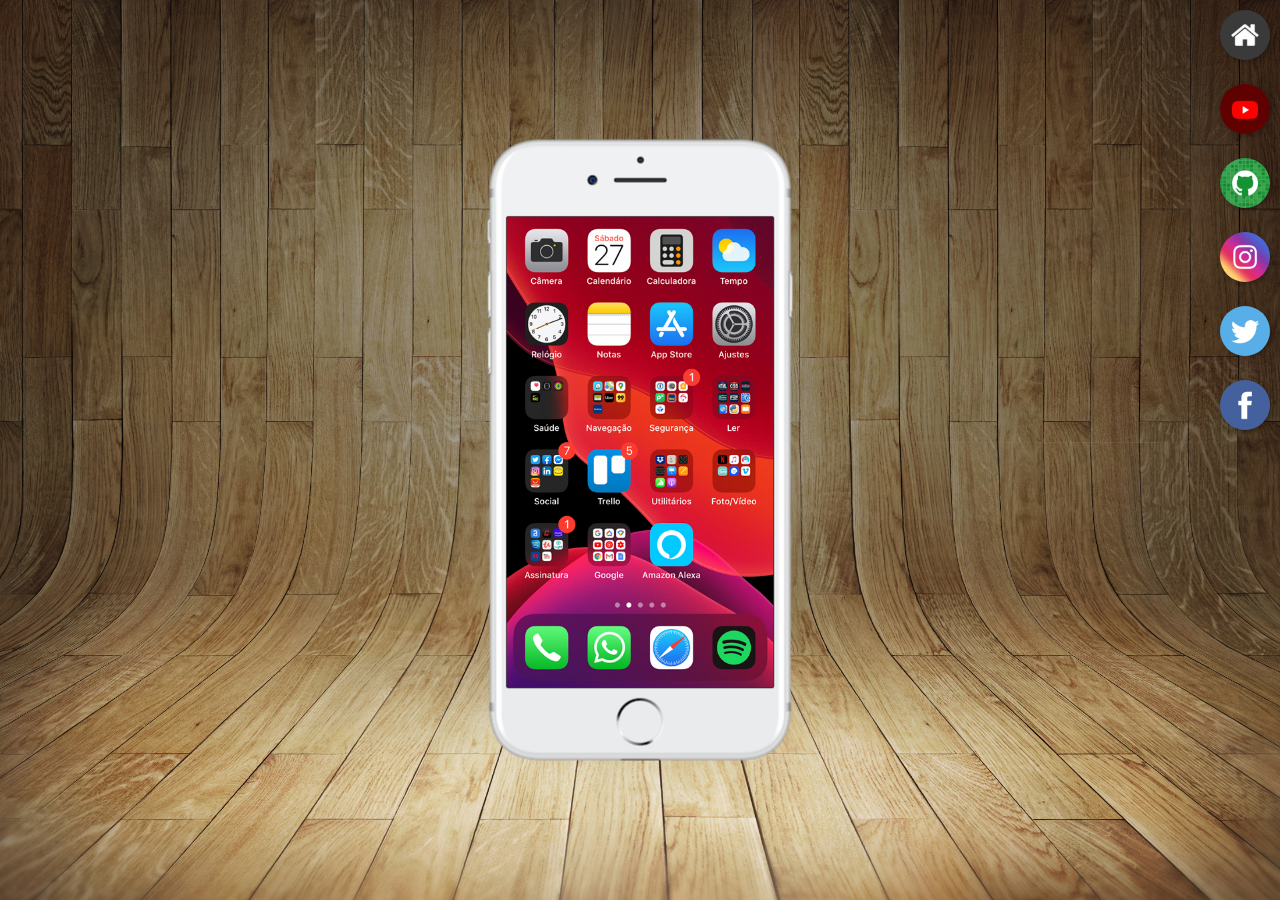
<file: index.html>
<!DOCTYPE html>
<html lang="pt-br">
<head>
    <meta charset="UTF-8">
    <meta name="viewport" content="width=device-width, initial-scale=1.0">
    <title>Projeto Redes Sociais</title>
    <link rel="shortcut icon" href="favicon.ico" type="image/x-icon">
    <link rel="stylesheet" href="estilos/style.css">
</head>
<body>
    <main>
        <section id="telefone">
            <iframe src="home.html" frameborder="0" name="tela" id="tela"> Seu navegador não é compatível com isso.</iframe>
        </section>
        <section id="redes-sociais">
            <a href="home.html" target="tela"><img src="imagens/logo-home.jpg" alt="Home"></a><br>
            <a href="youtube.html" target="tela"><img src="imagens/logo-youtube.jpg" alt="Youtube"></a><br>
            <a href="github.html" target="tela"><img src="imagens/logo-github.jpg" alt="GitHub"></a><br>
            <a href="instagram.html" target="tela"><img src="imagens/logo-instagram.jpg" alt="Instagram"></a><br>
            <a href="twitter.html" target="tela"><img src="imagens/logo-twitter.jpg" alt="Twitter"></a><br>
            <a href="facebook.html" target="tela"><img src="imagens/logo-facebook.jpg" alt="Facebook"></a>
        </section>
    </main>
</body>
</html>
</file>
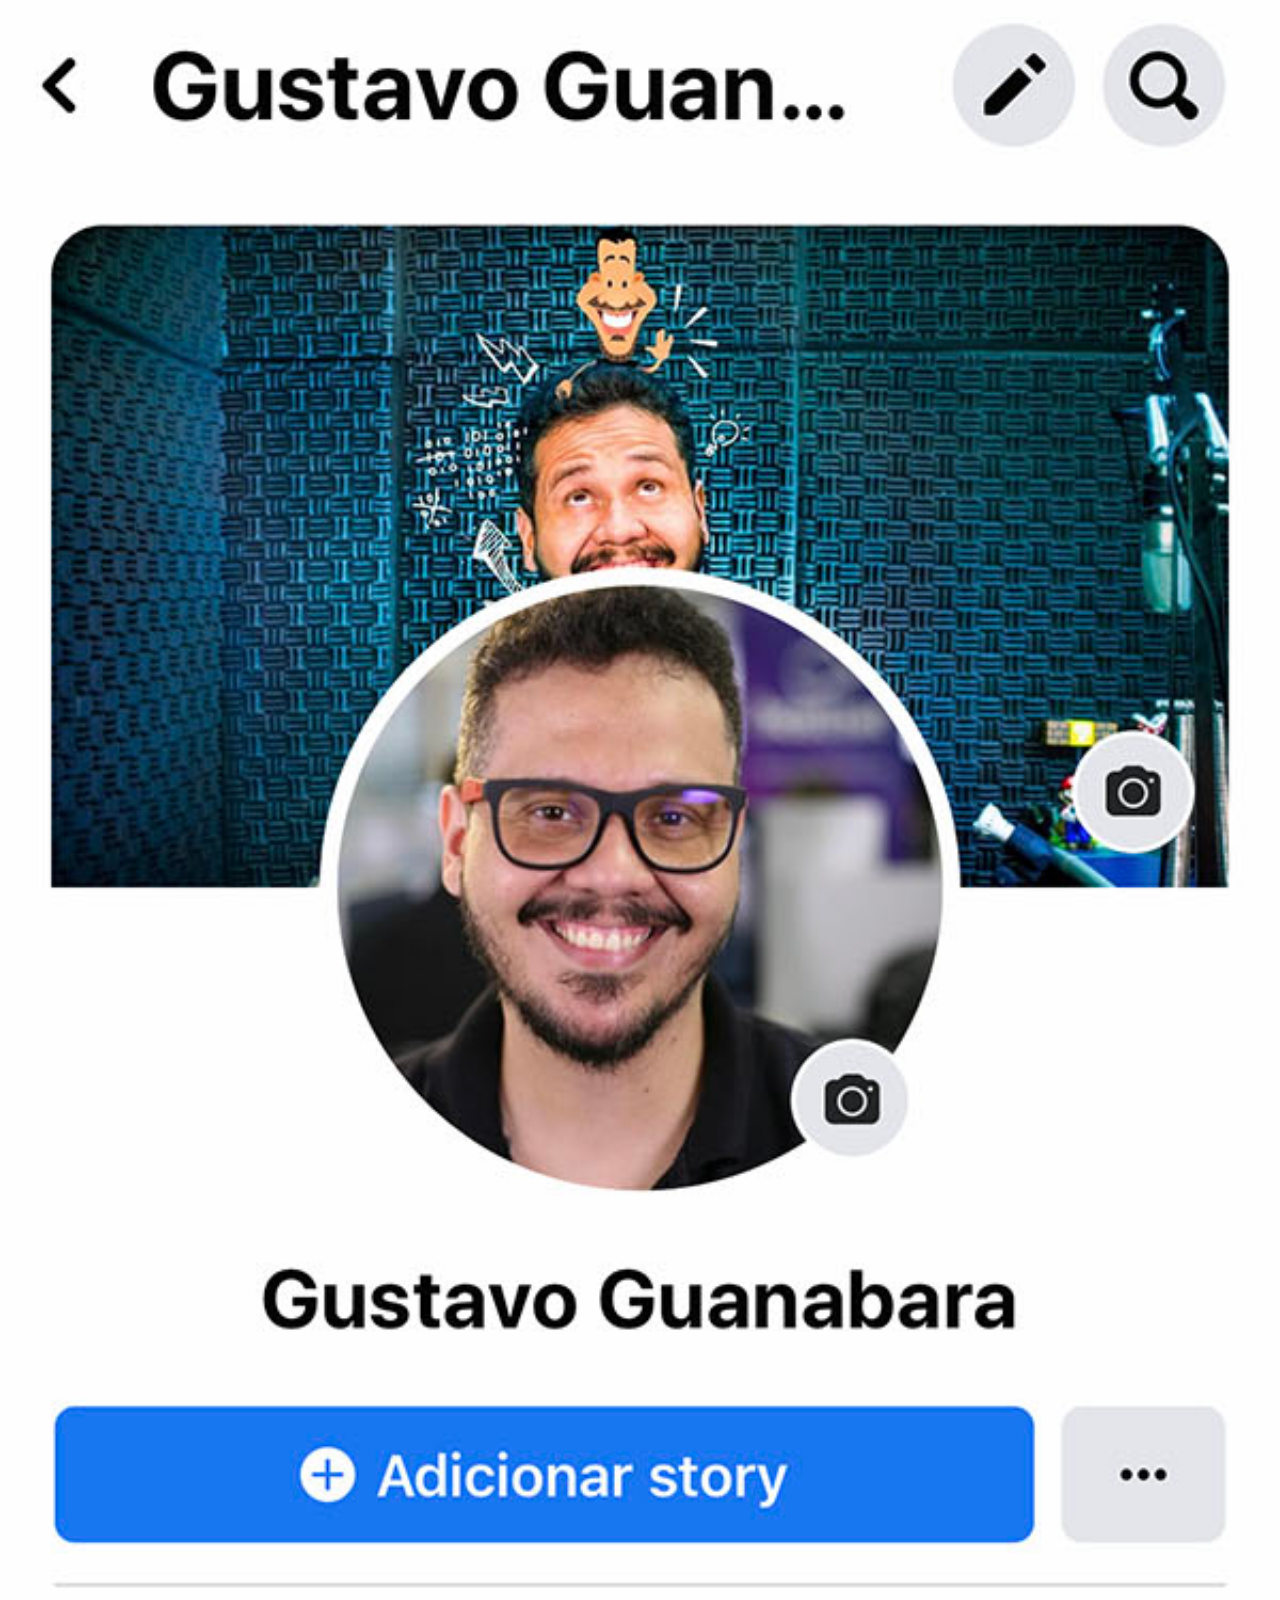
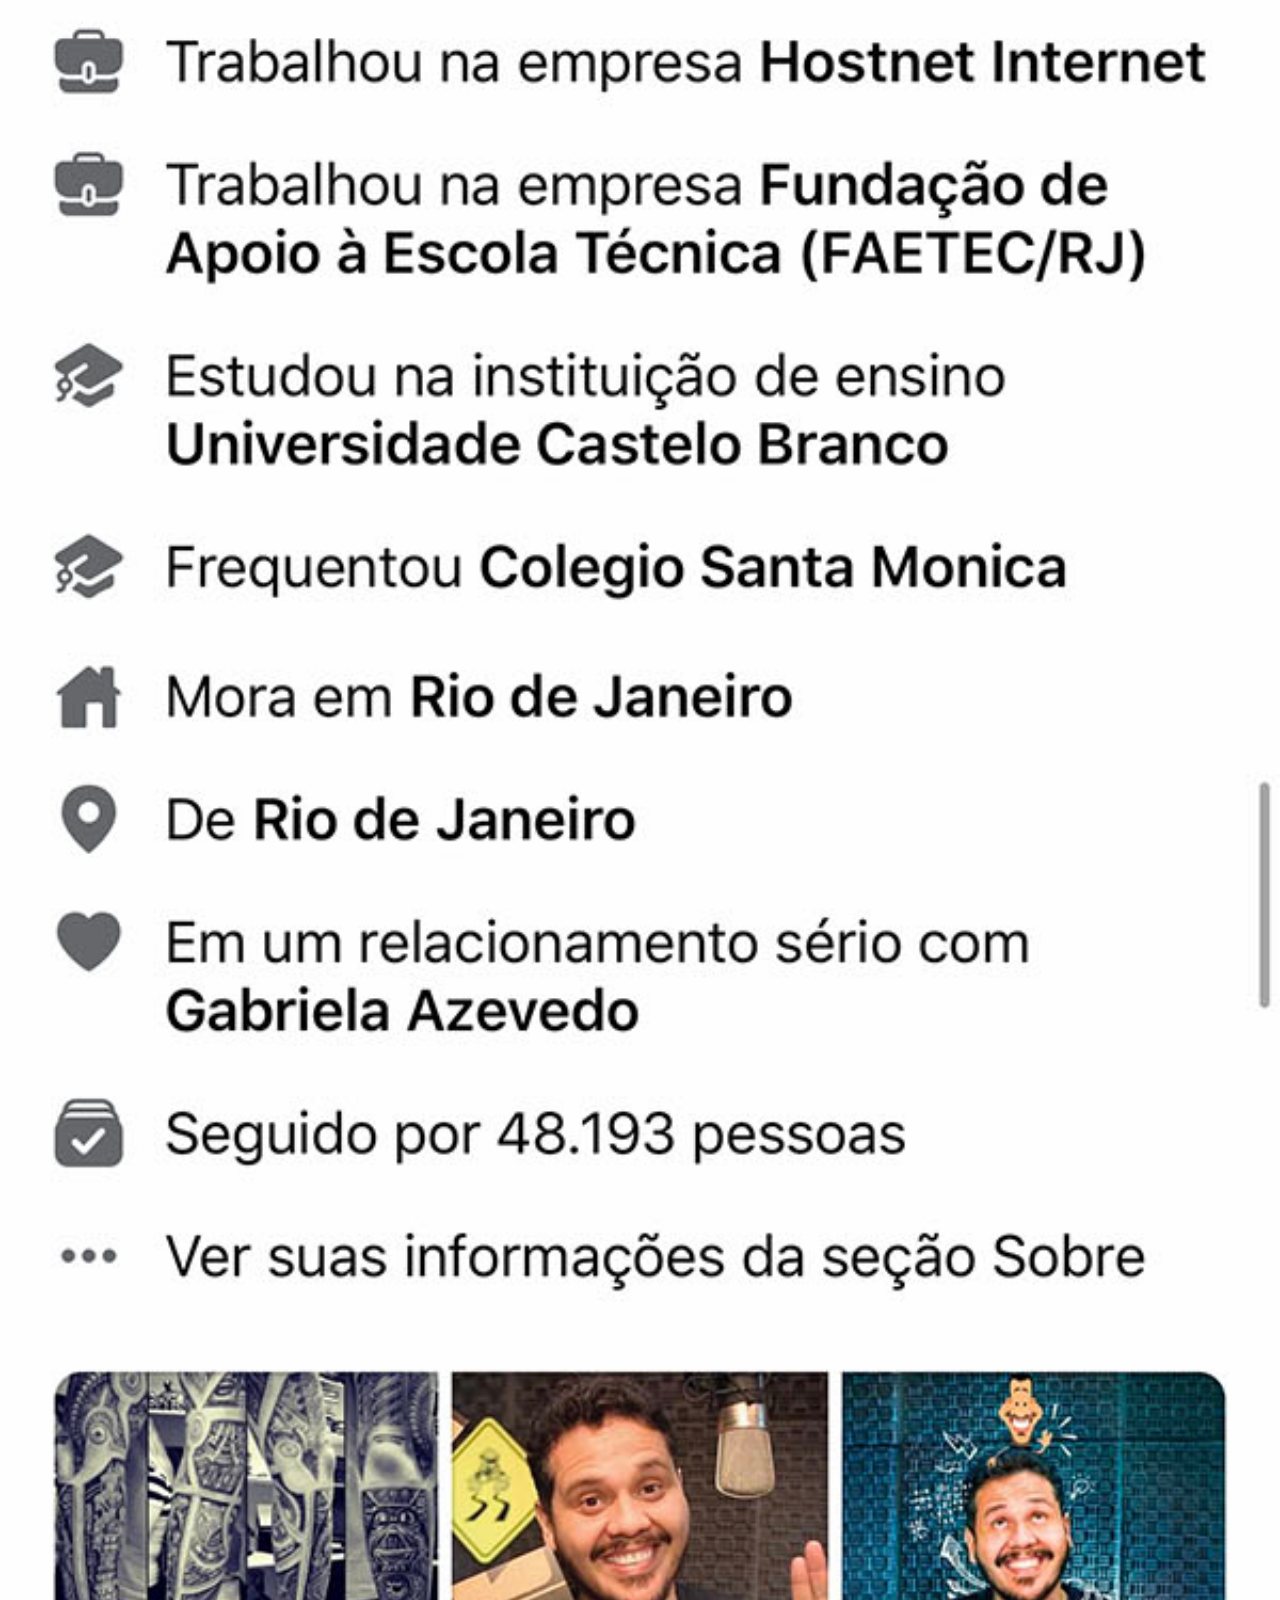
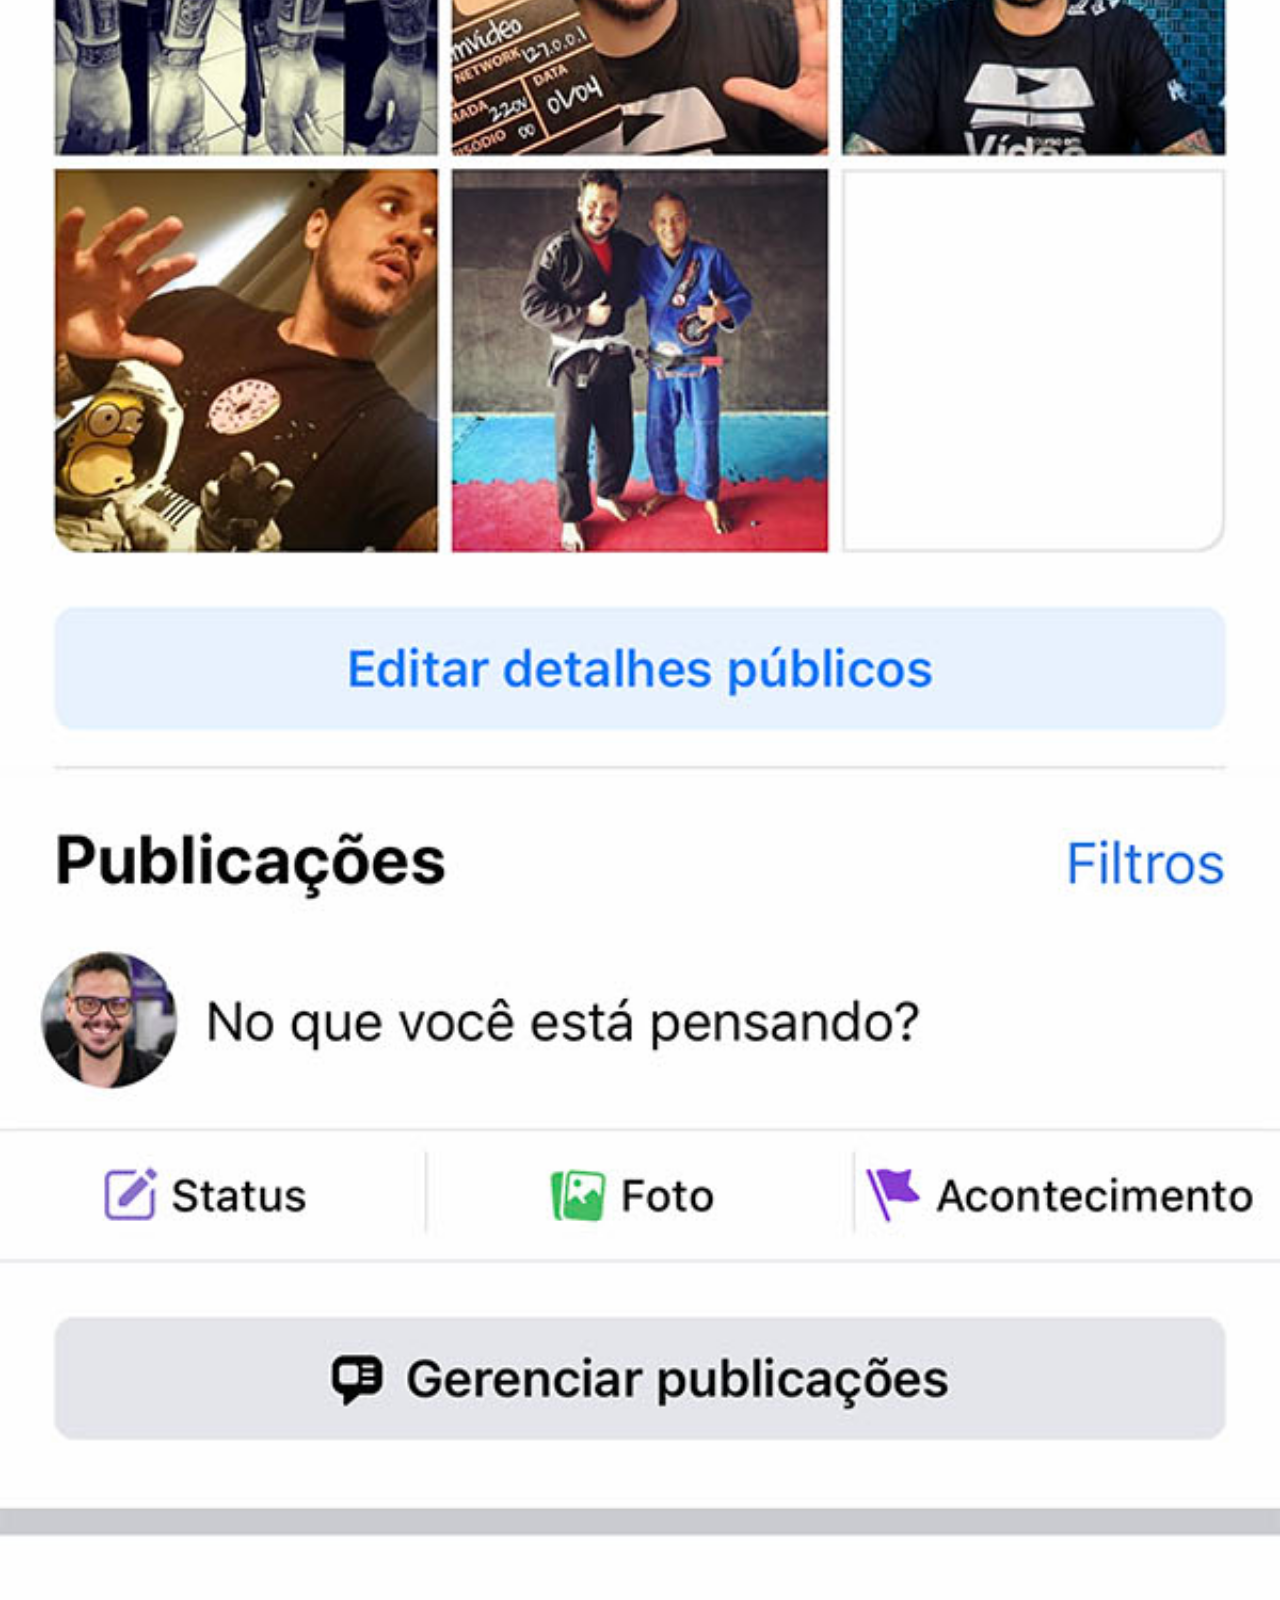
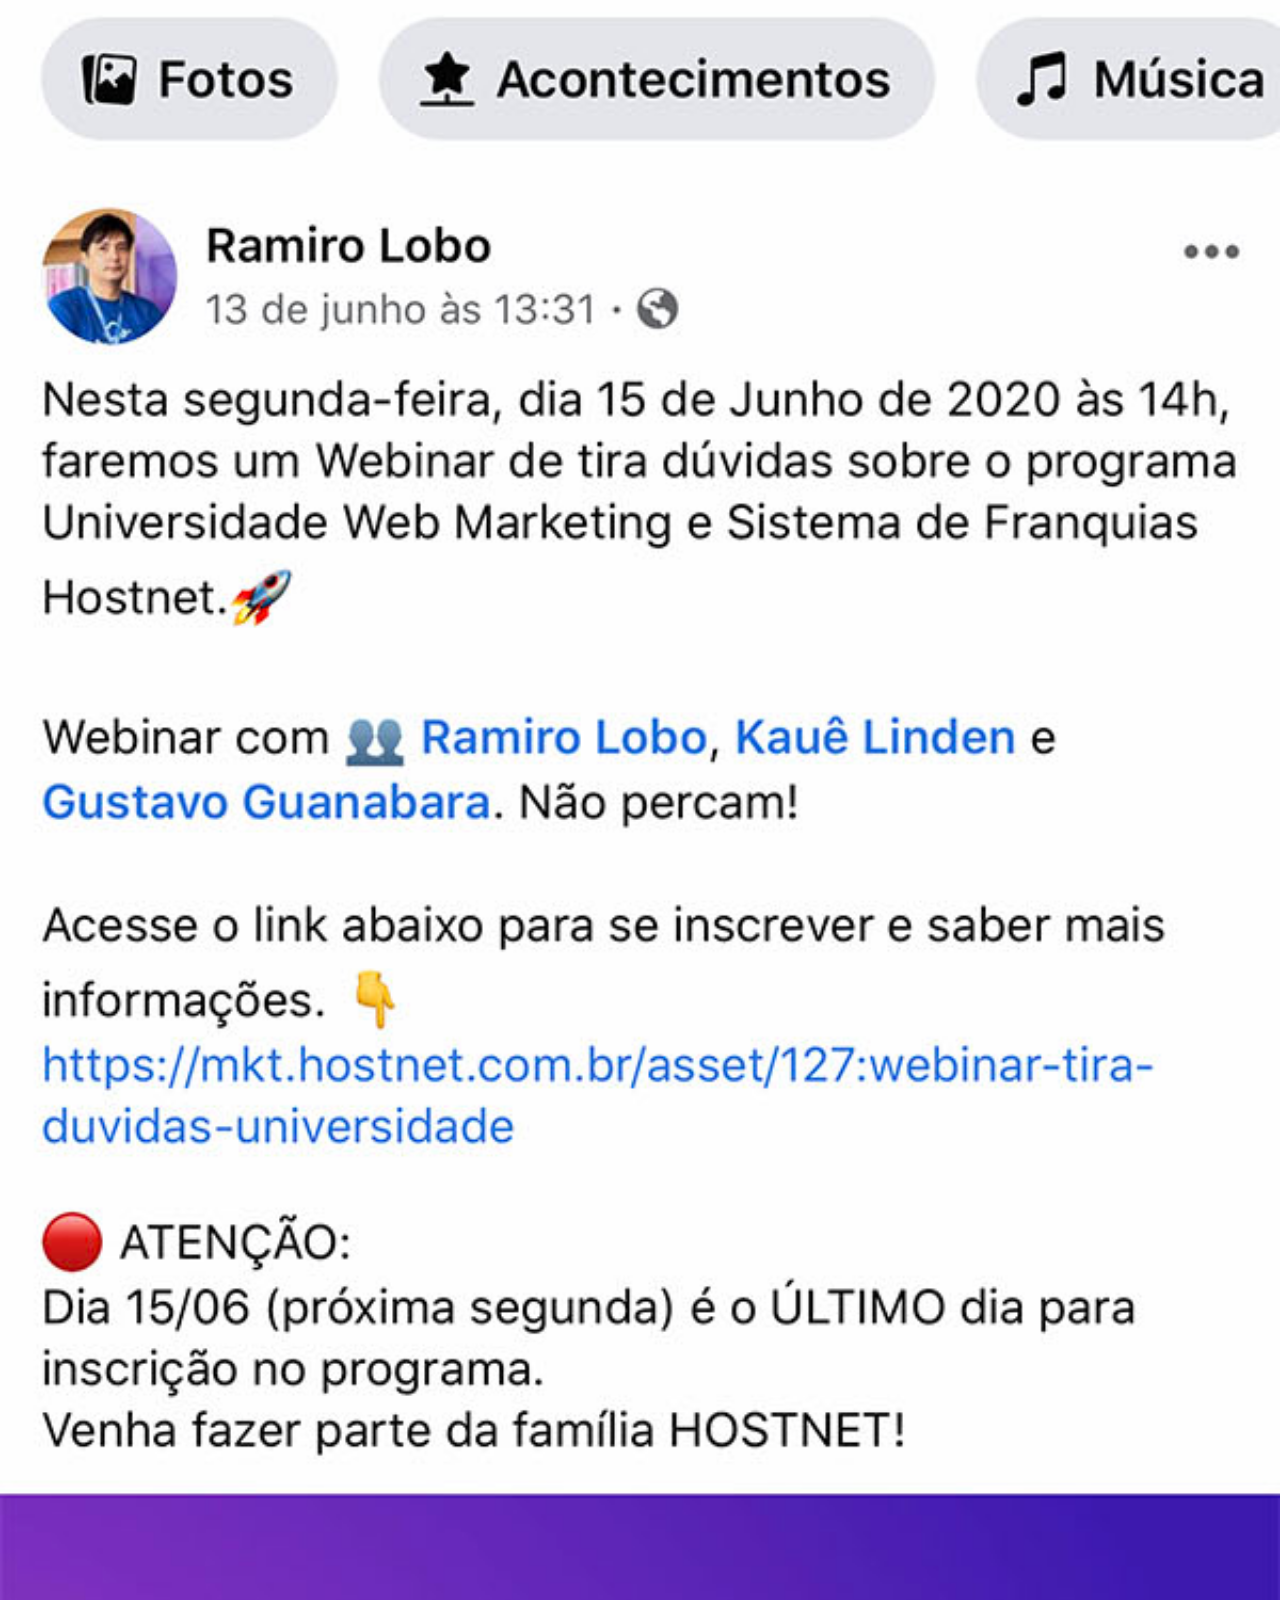
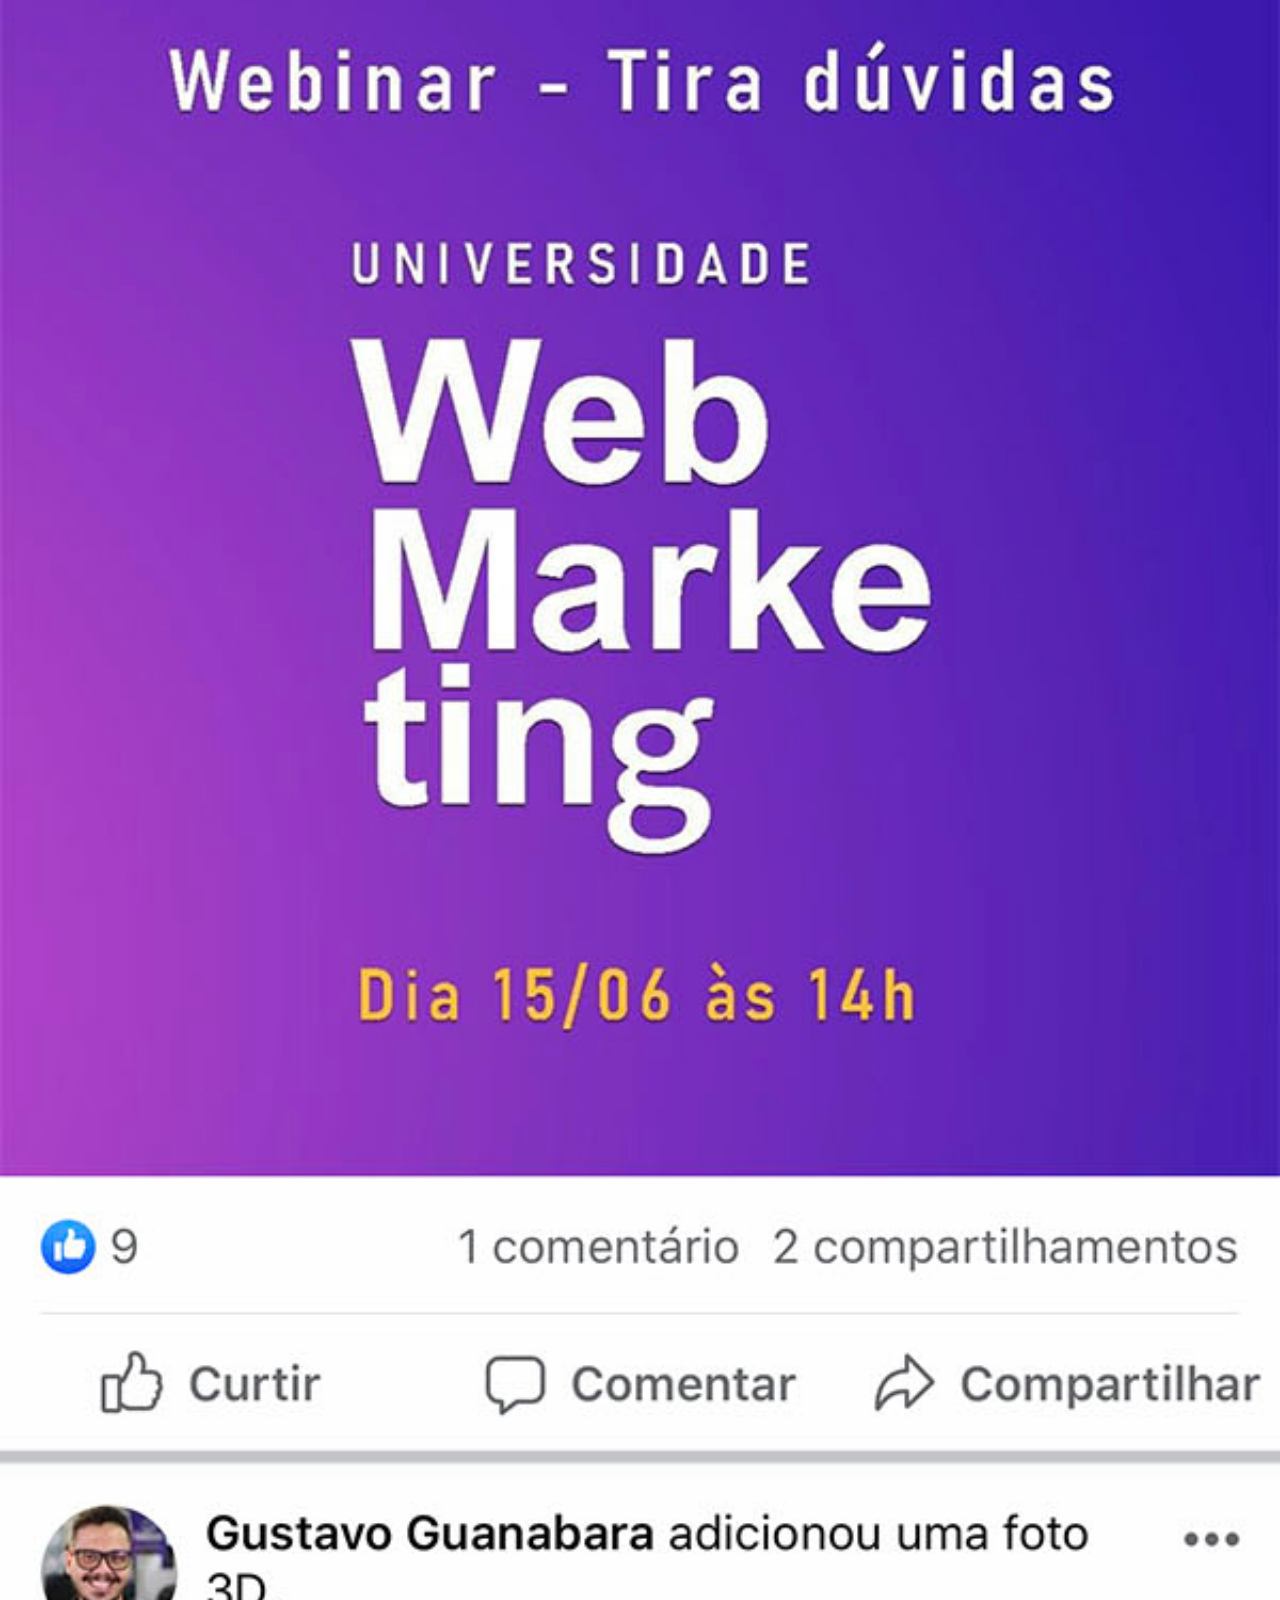
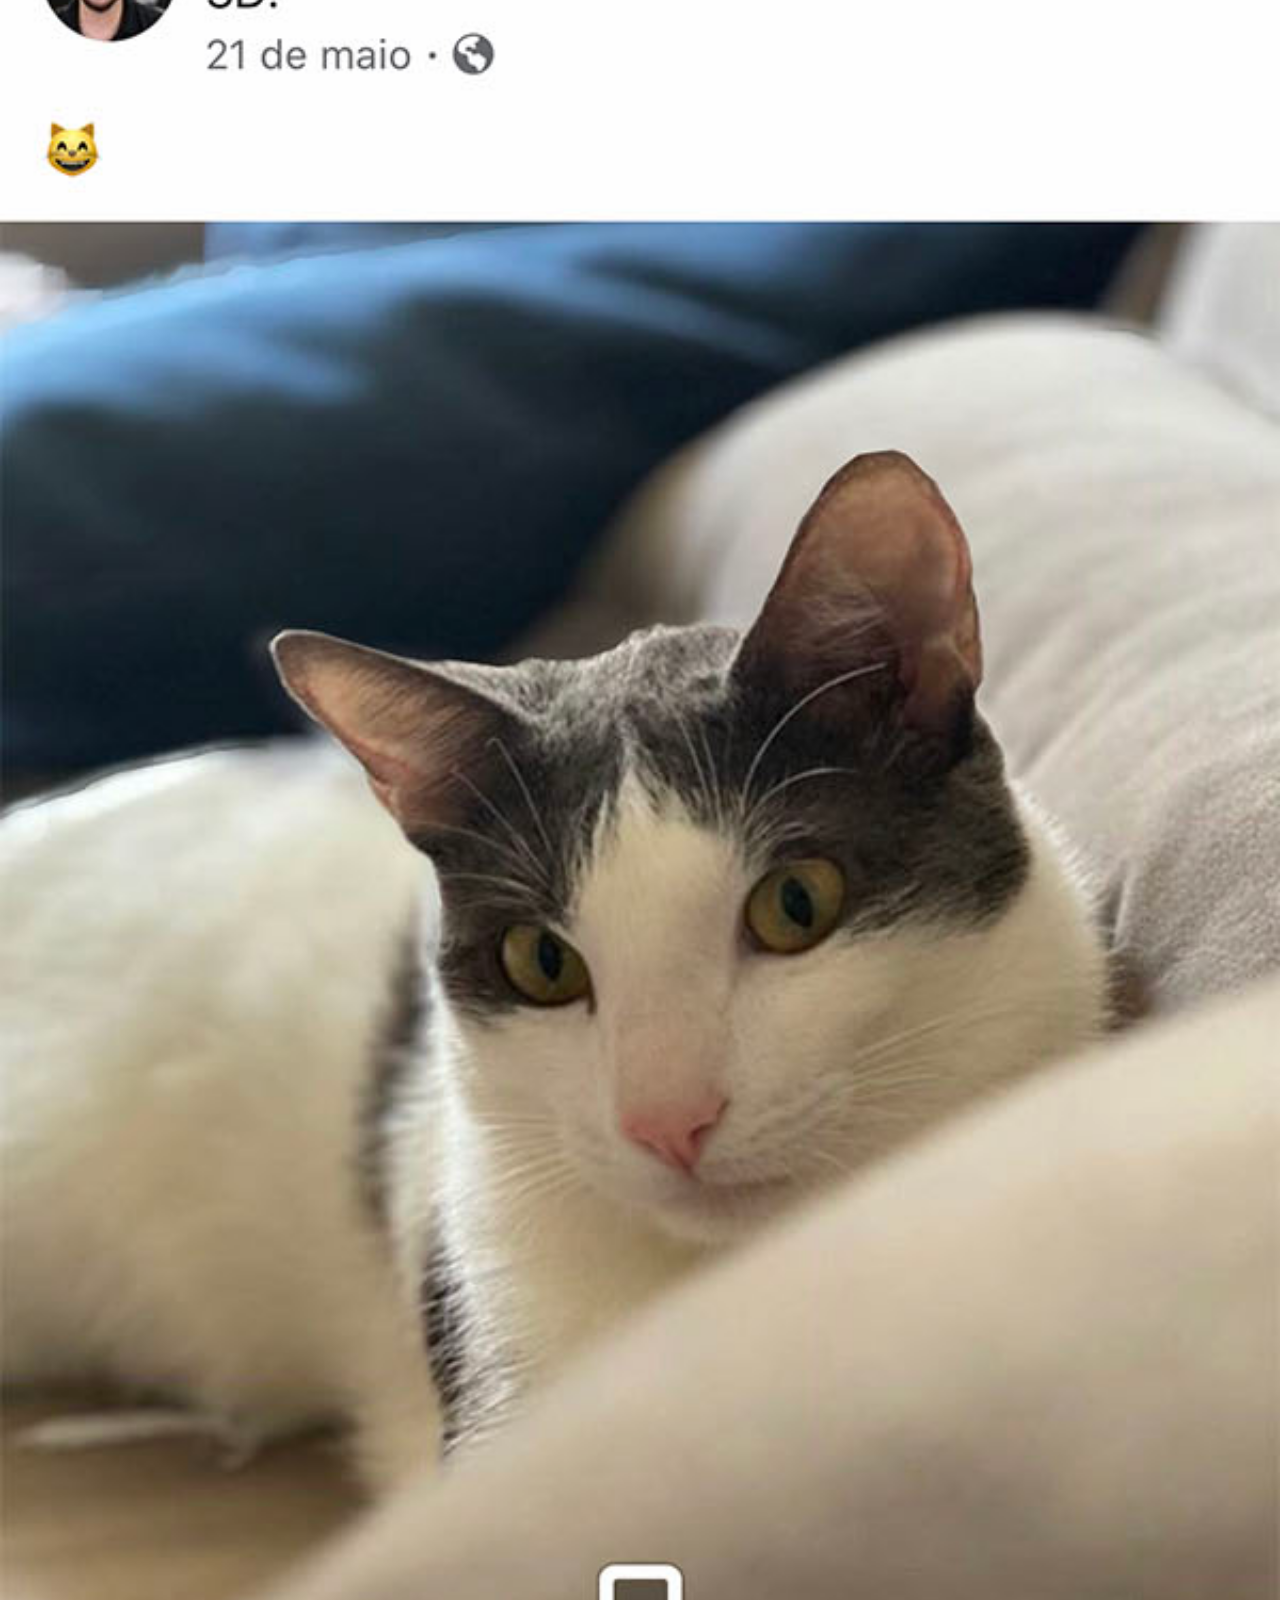
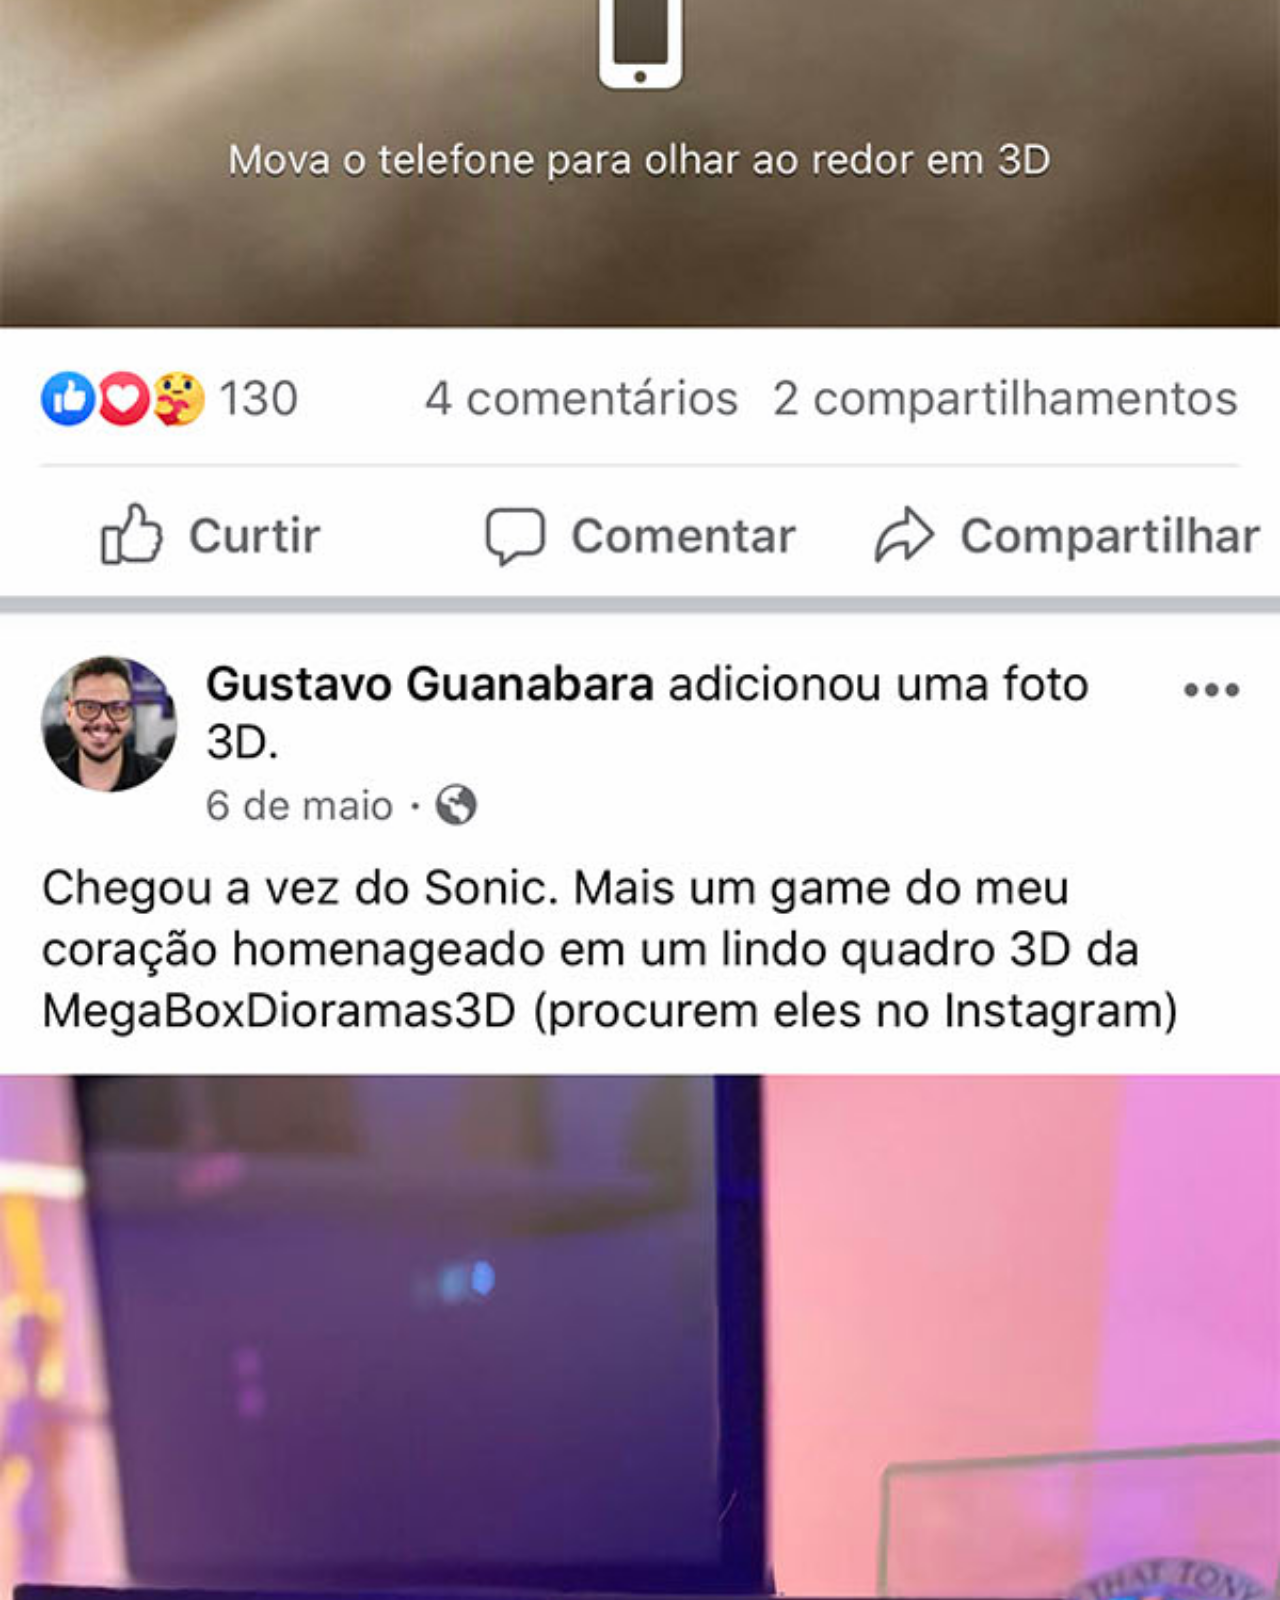
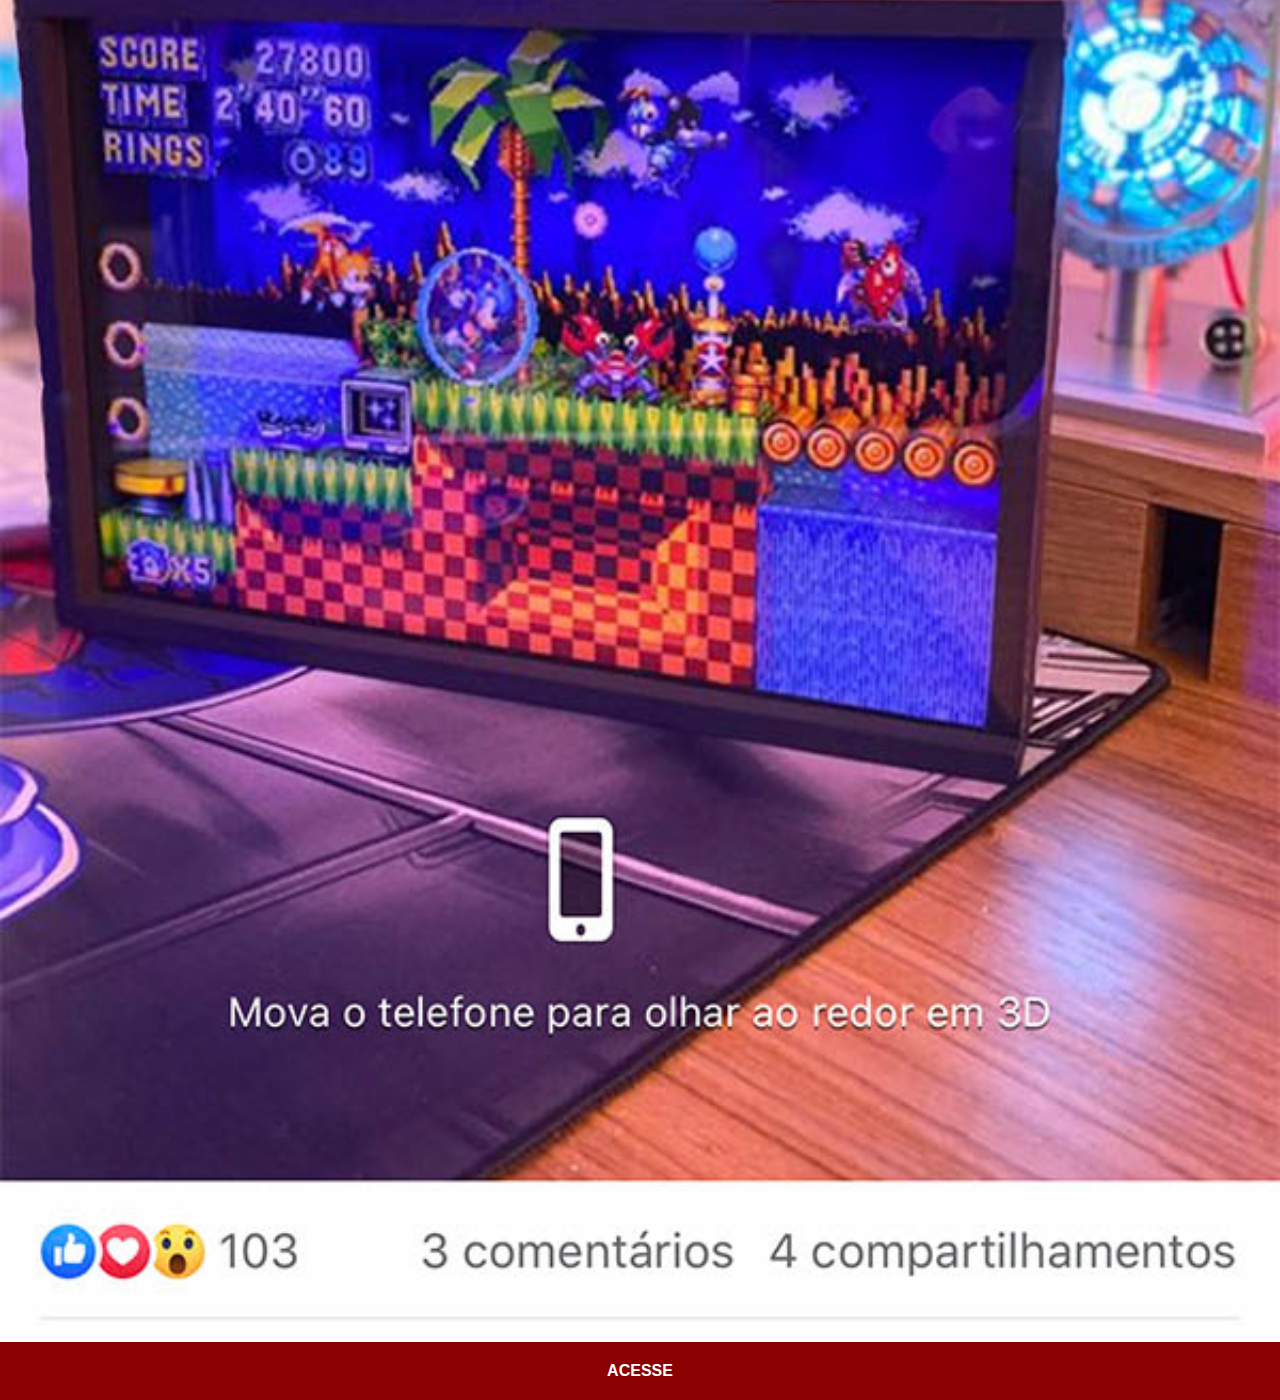
<file: facebook.html>
<!DOCTYPE html>
<html lang="pt-br">
<head>
    <meta charset="UTF-8">
    <meta name="viewport" content="width=device-width, initial-scale=1.0">
    <title>Facebook</title>
    <link rel="stylesheet" href="estilos/social.css">
</head>
<body>
    <img src="imagens/tela-facebook.jpg" alt="Facebook">
    <a href="https://www.facebook.com/gustavoguanabara" target="_blank">ACESSE</a>
</body>
</html>
</file>
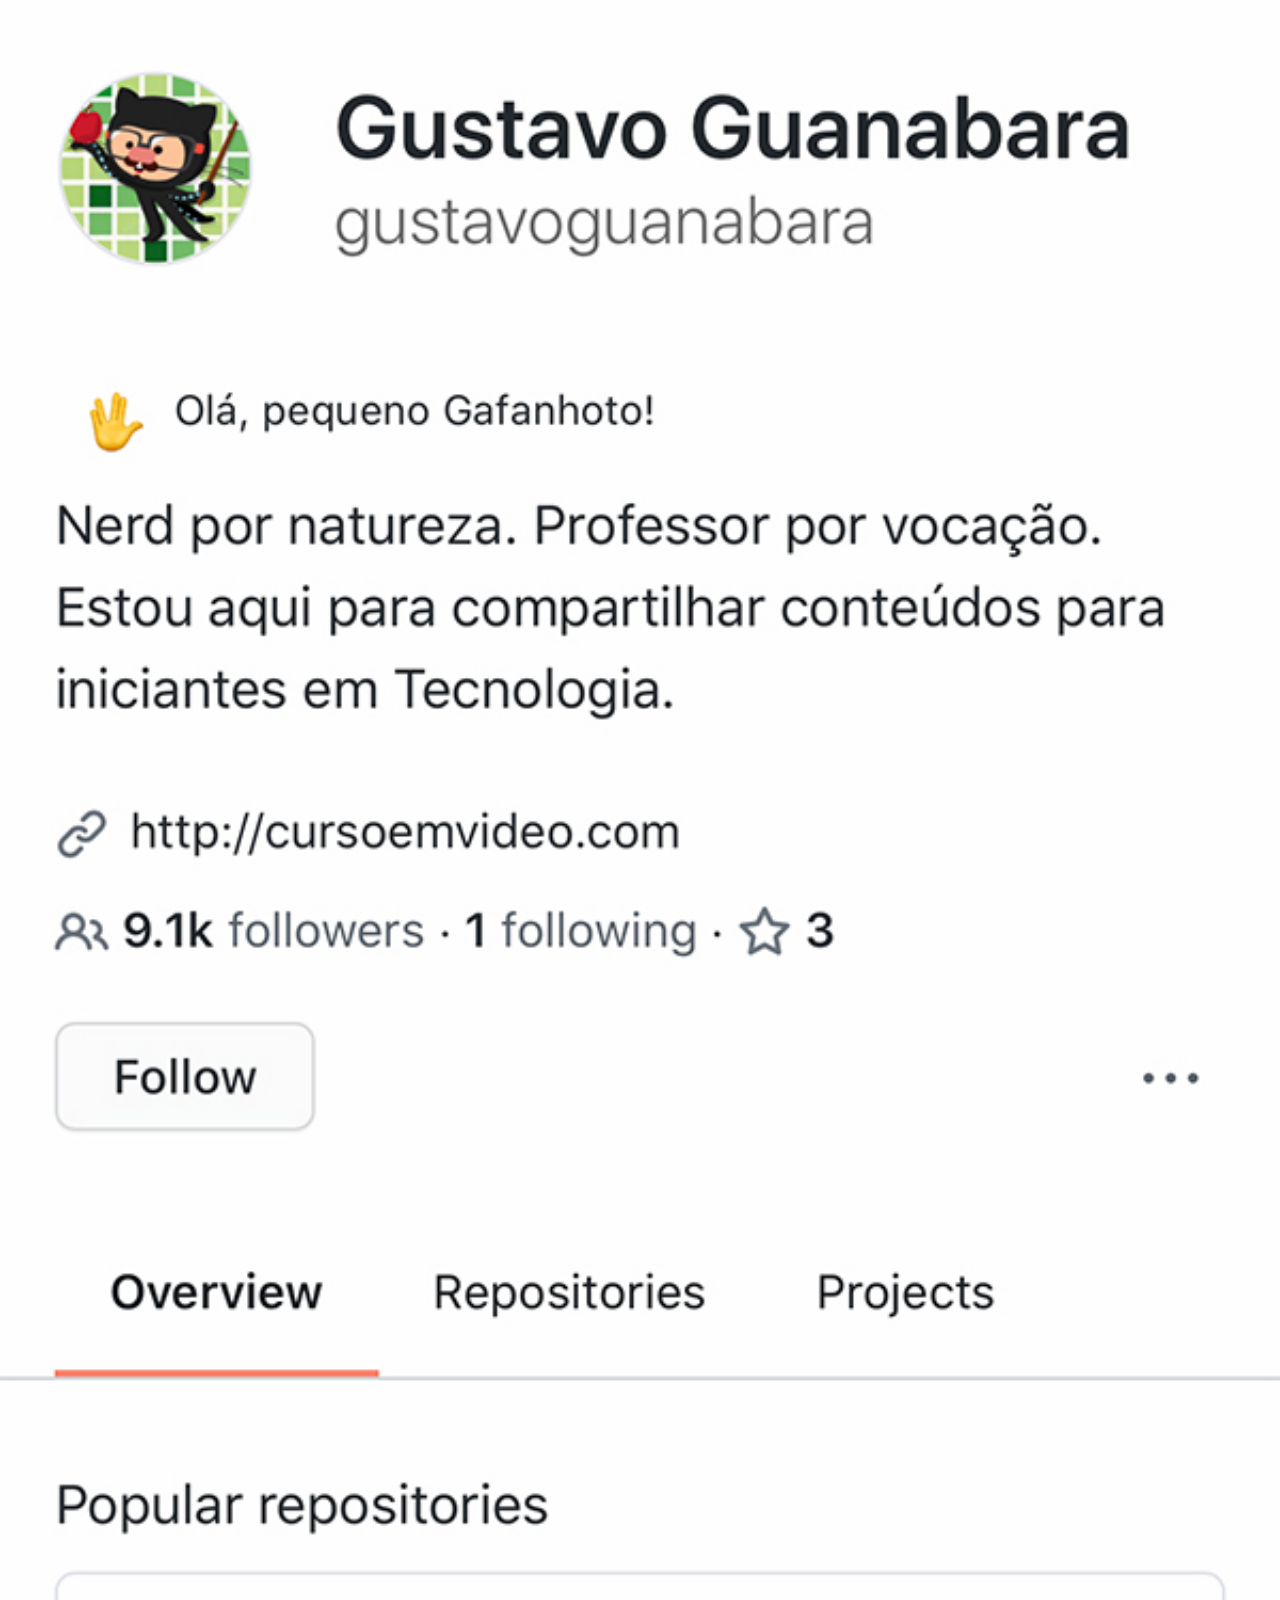
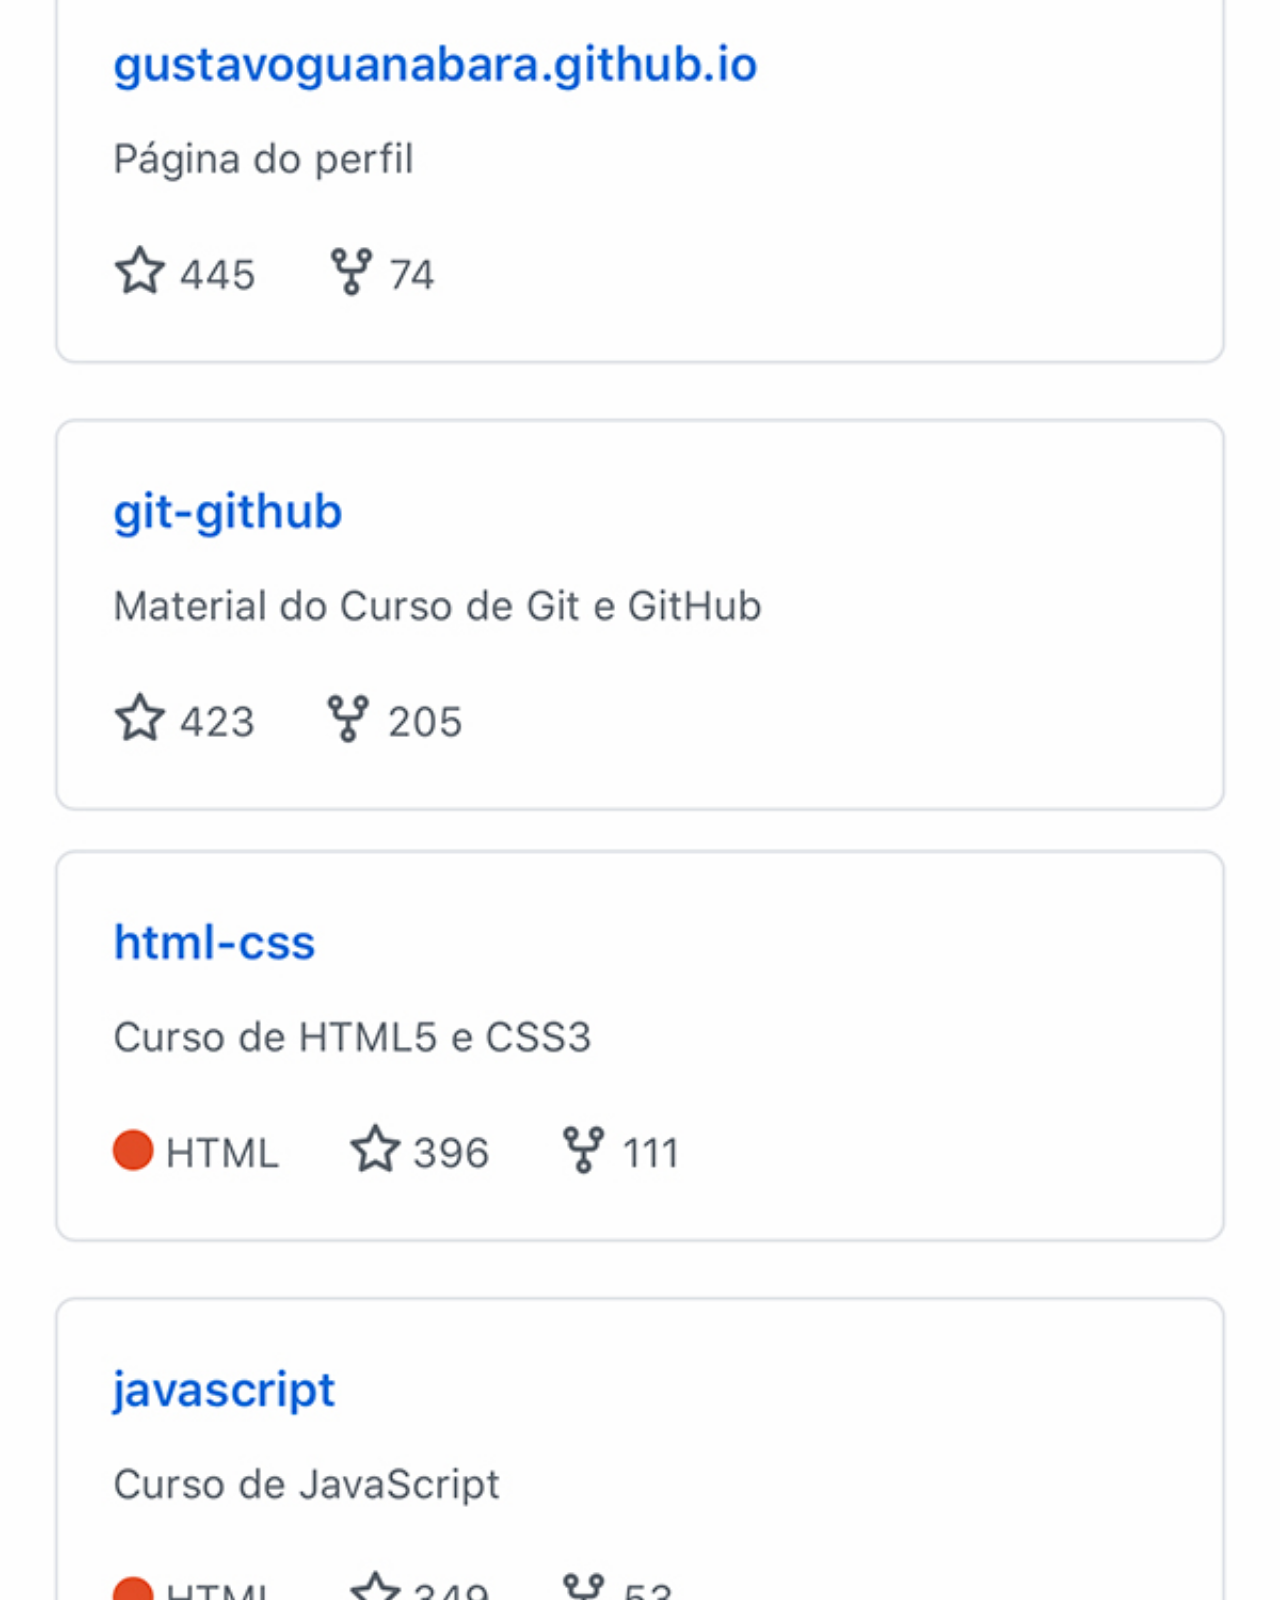
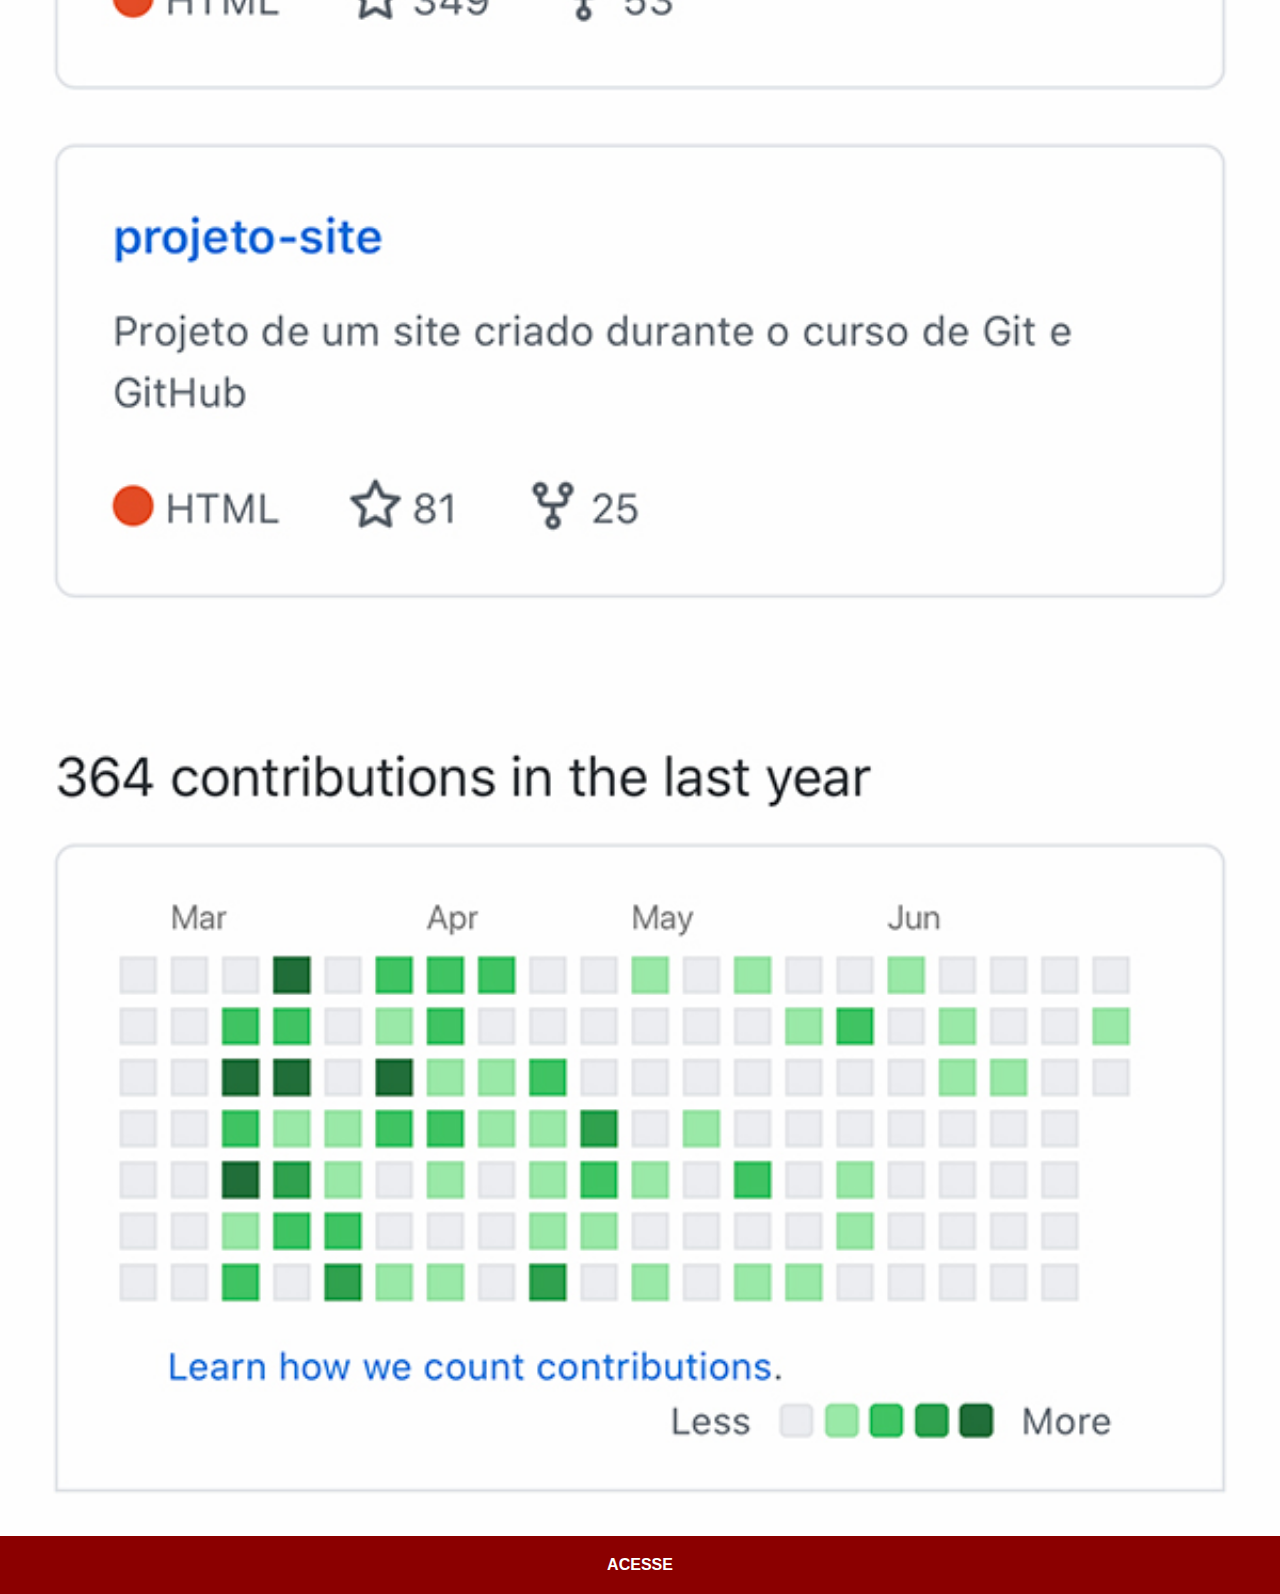
<file: github.html>
<!DOCTYPE html>
<html lang="pt-br">
<head>
    <meta charset="UTF-8">
    <meta name="viewport" content="width=device-width, initial-scale=1.0">
    <title>GitHub</title>
    <link rel="stylesheet" href="estilos/social.css">
</head>
<body>
    <img src="imagens/tela-github.jpg" alt="GitHub">
    <a href="https://github.com/gustavoguanabara" target="_blank">ACESSE</a>
</body>
</html>
</file>
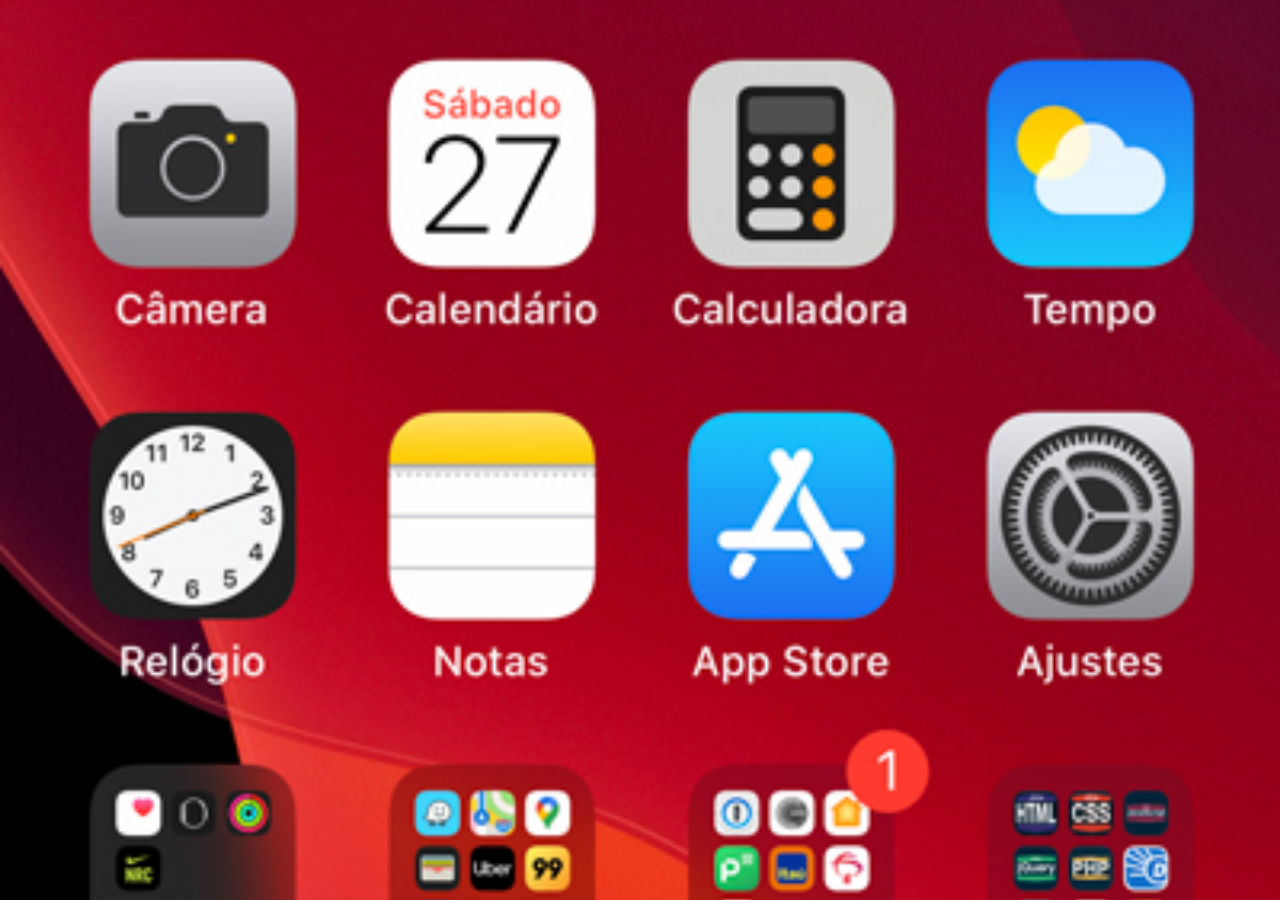
<file: home.html>
<!DOCTYPE html>
<html lang="pt-br">
<head>
    <meta charset="UTF-8">
    <meta name="viewport" content="width=device-width, initial-scale=1.0">
    <title>Home</title>
    <style>
        * {
            padding: 0px;
            margin: 0px;
        }
        
        body {
            width: 100vw;
            height: 100vh;
            background: black url('imagens/tela-home.jpg') no-repeat top center;
            background-size: cover;
        }
    </style>
</head>
<body>
    
</body>
</html>
</file>
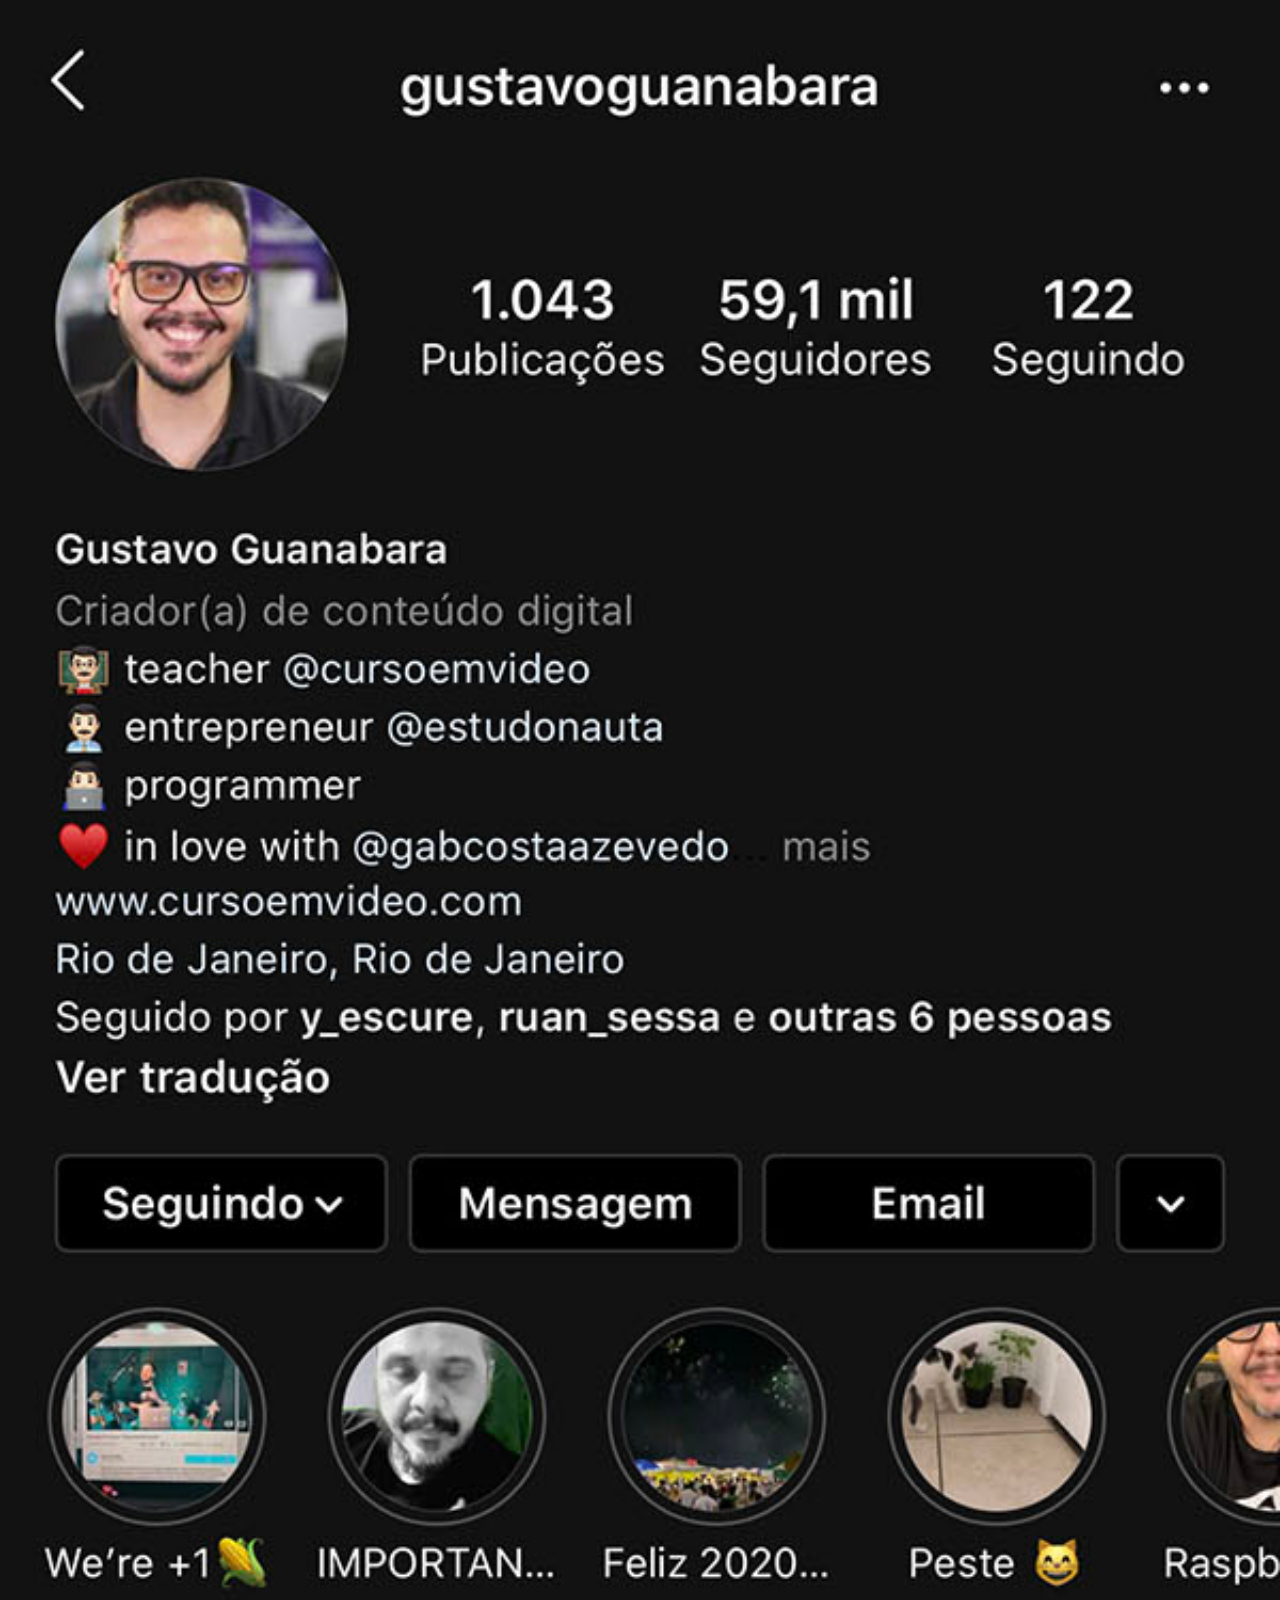
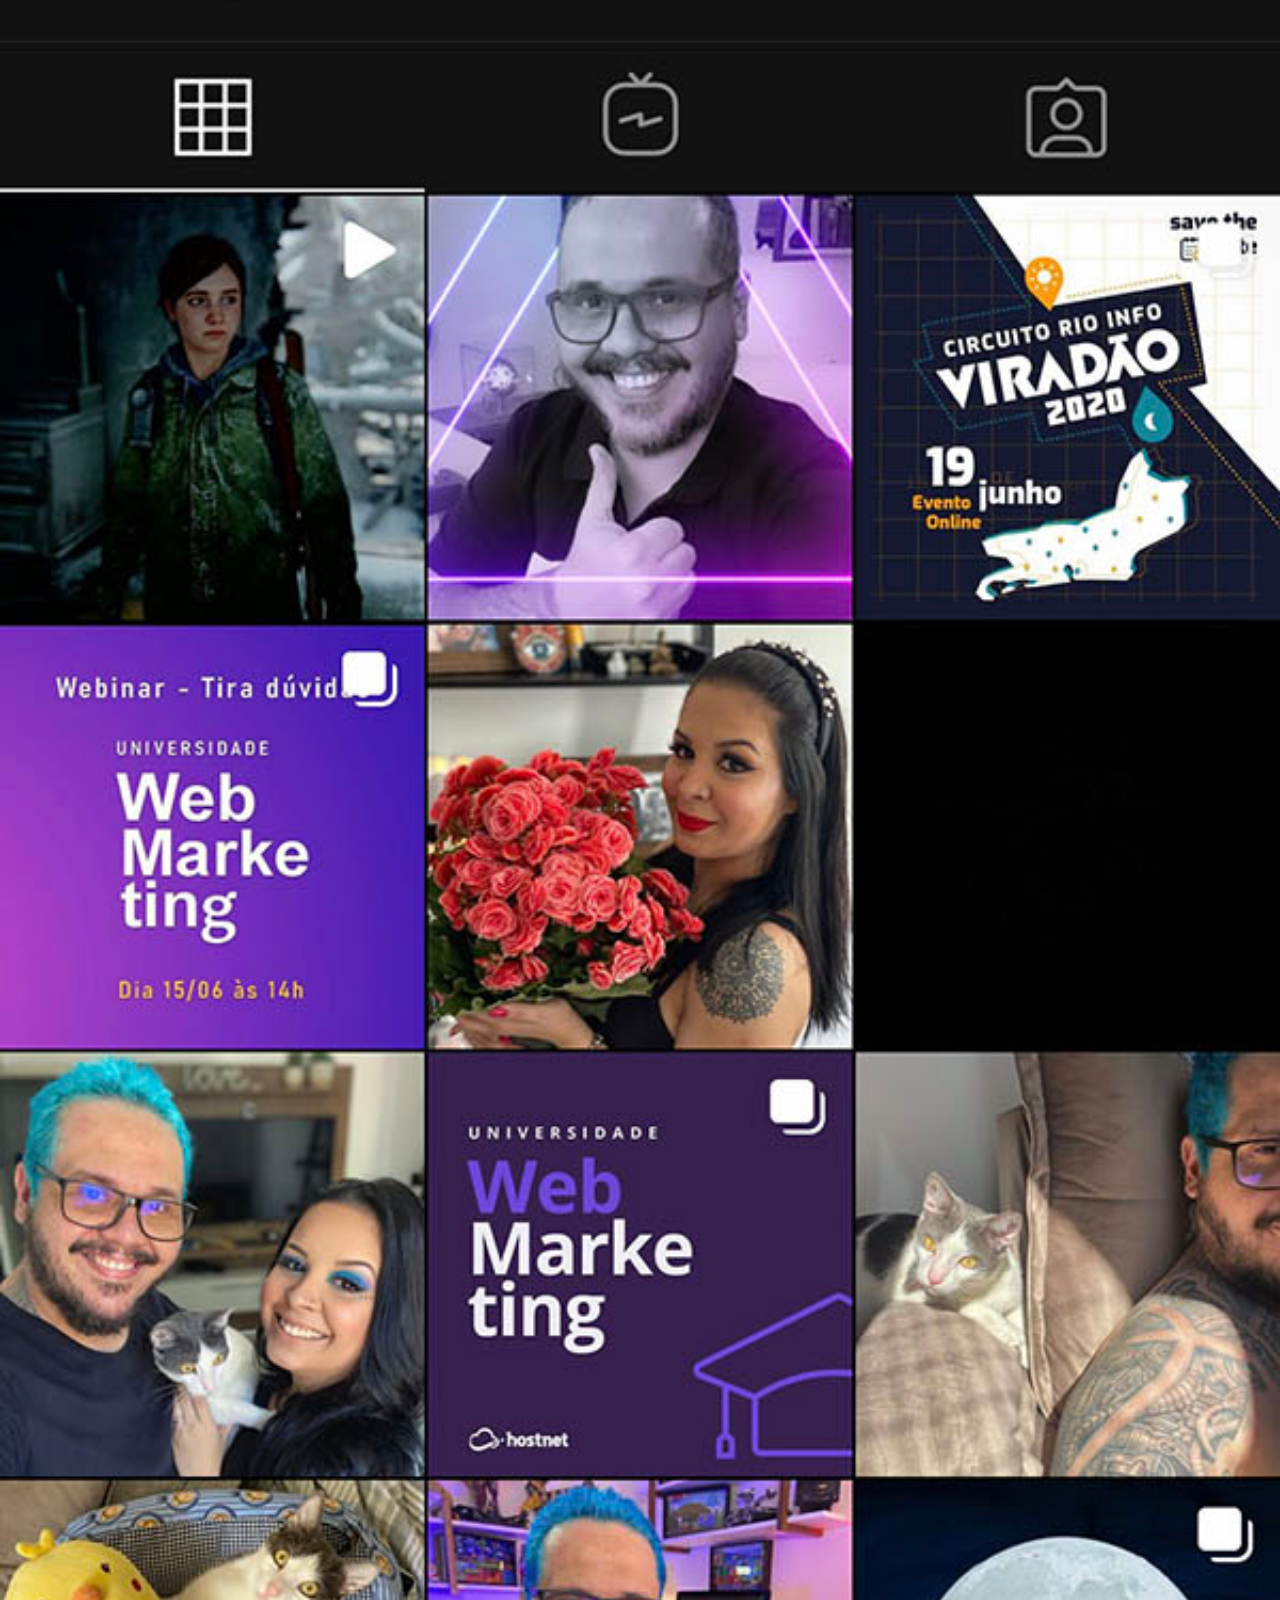
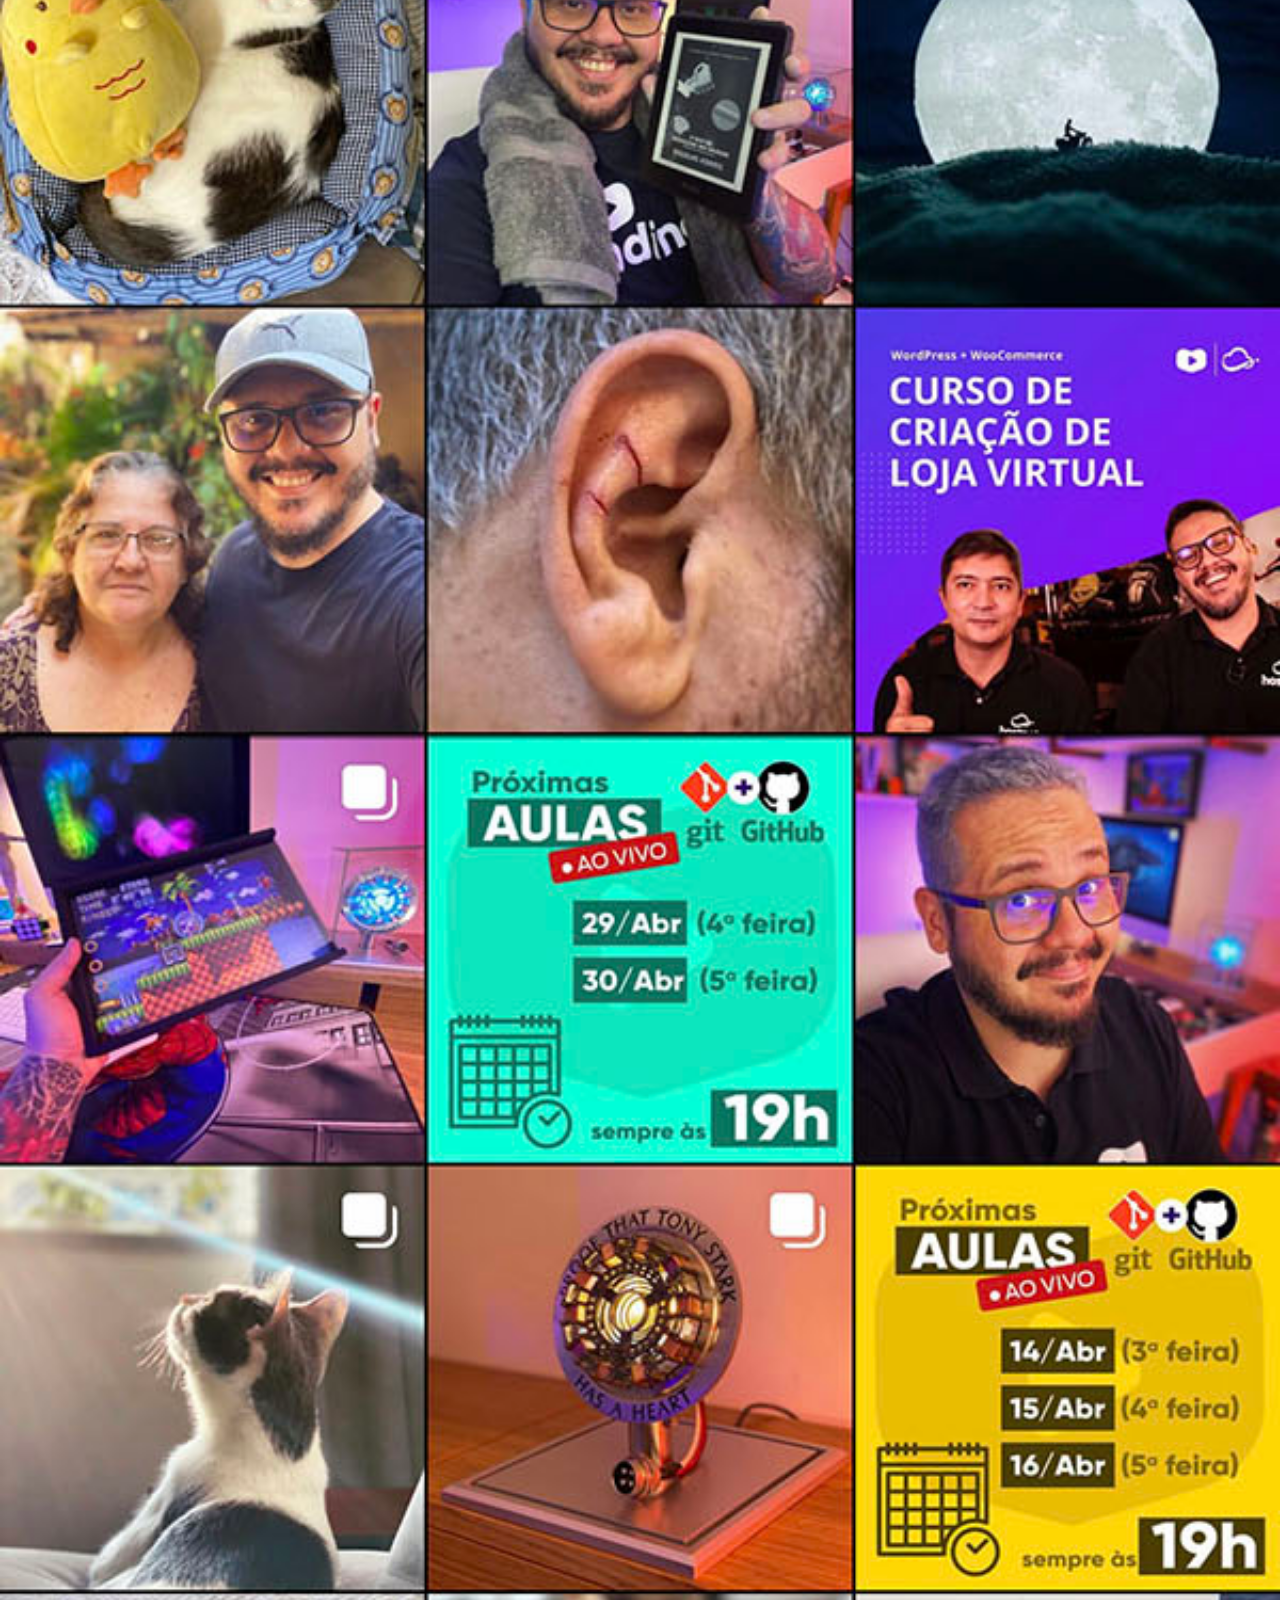
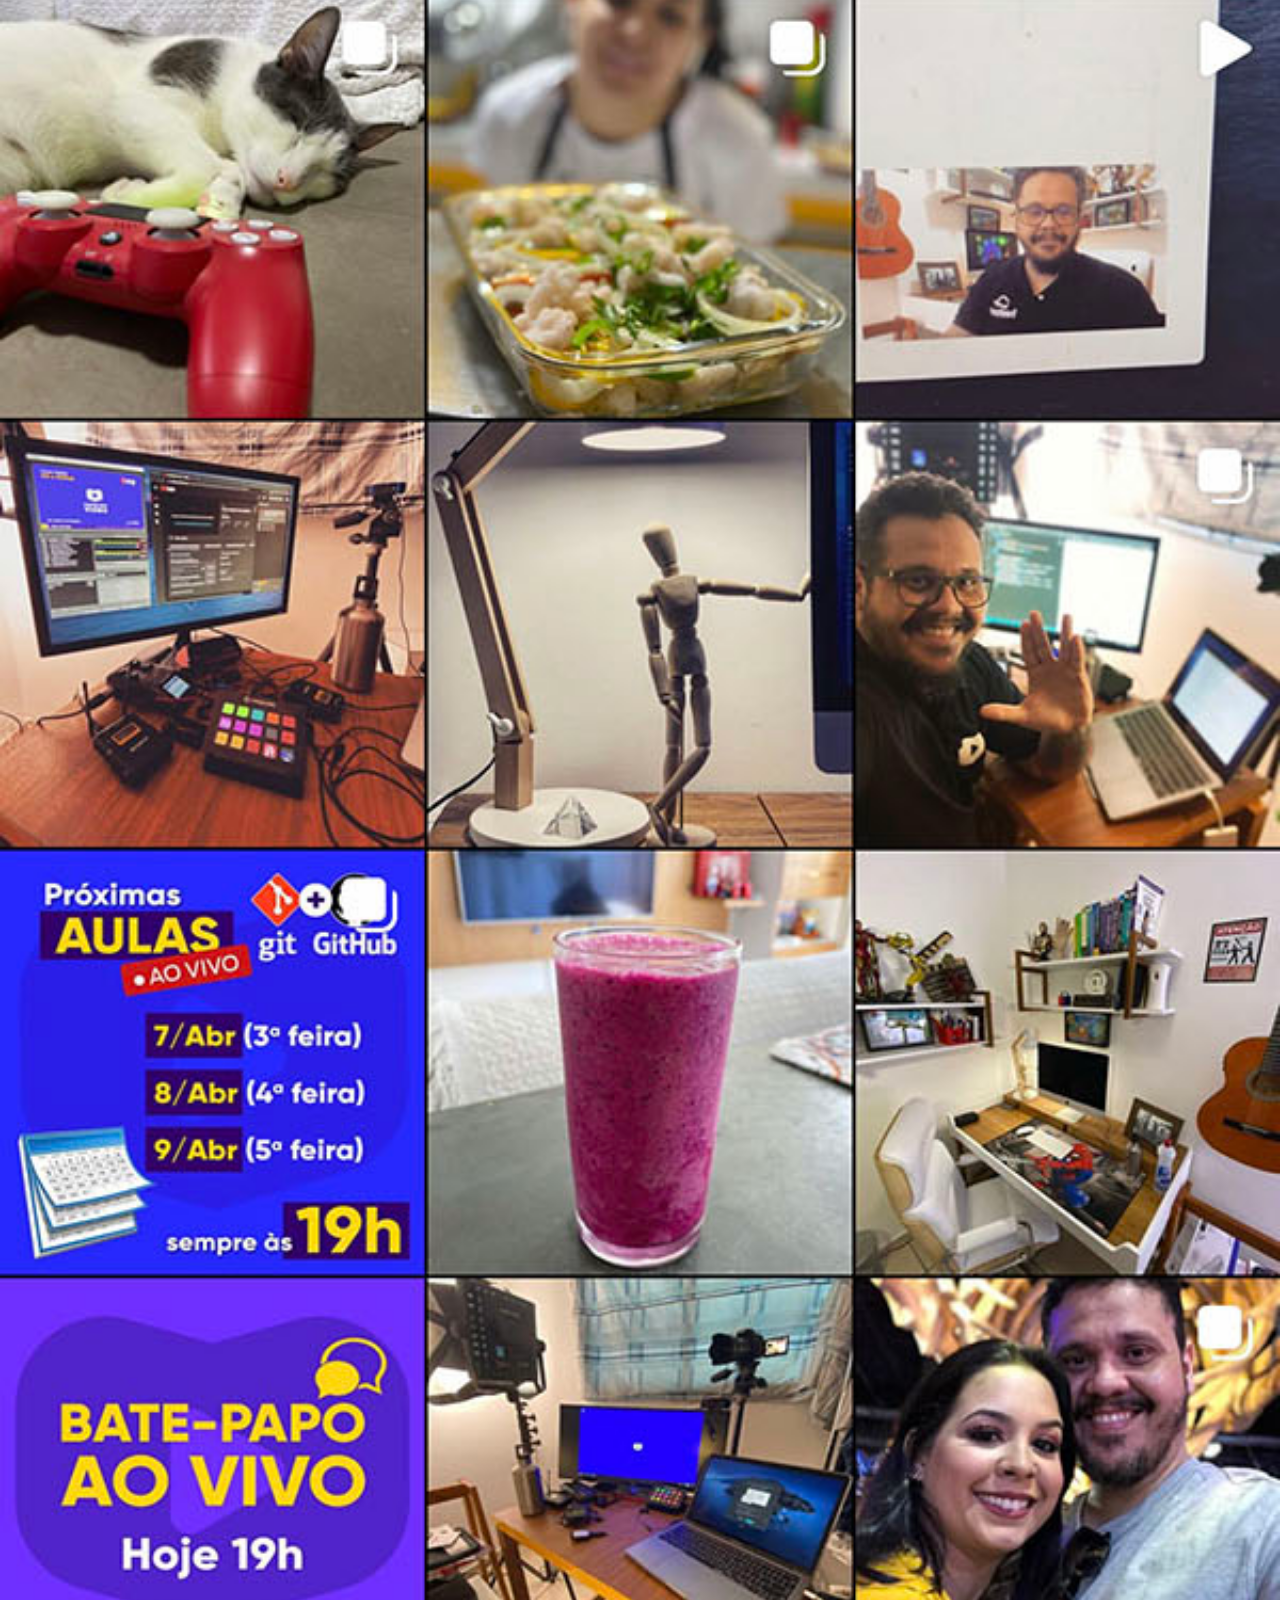
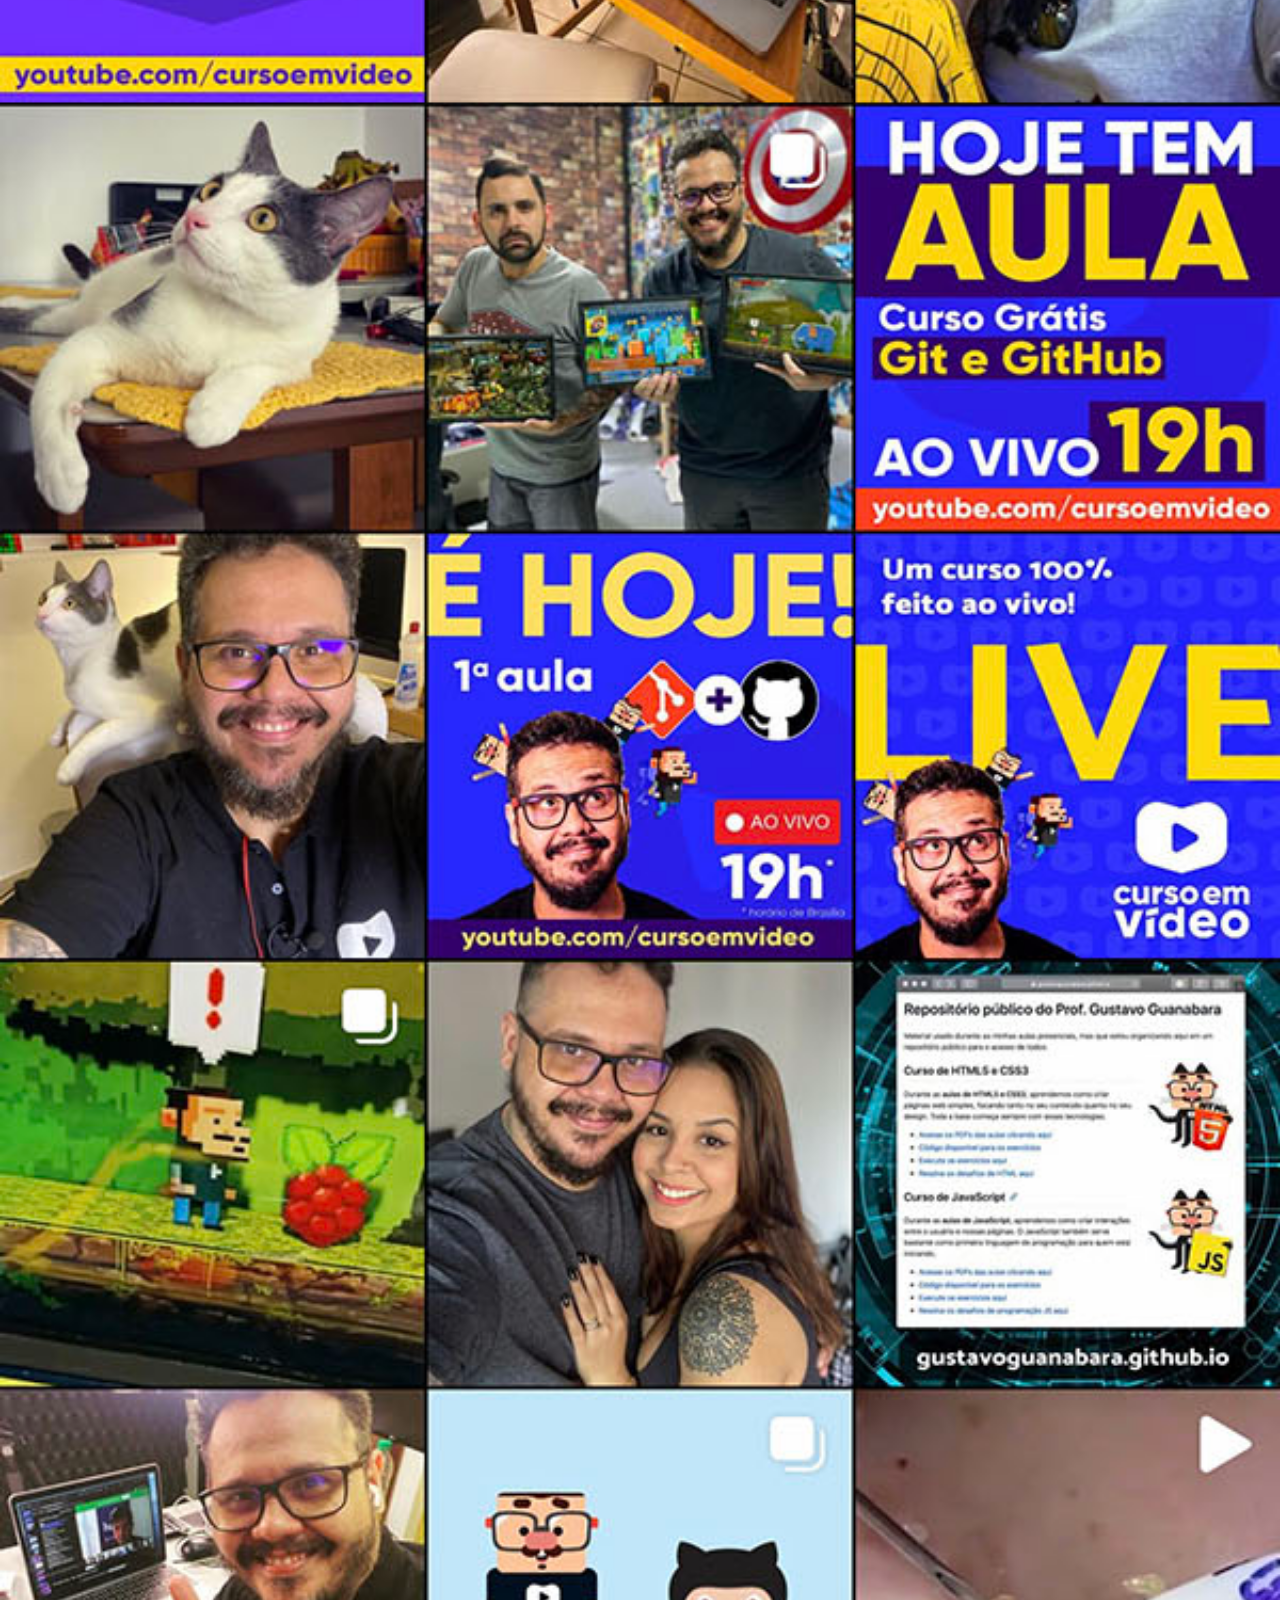
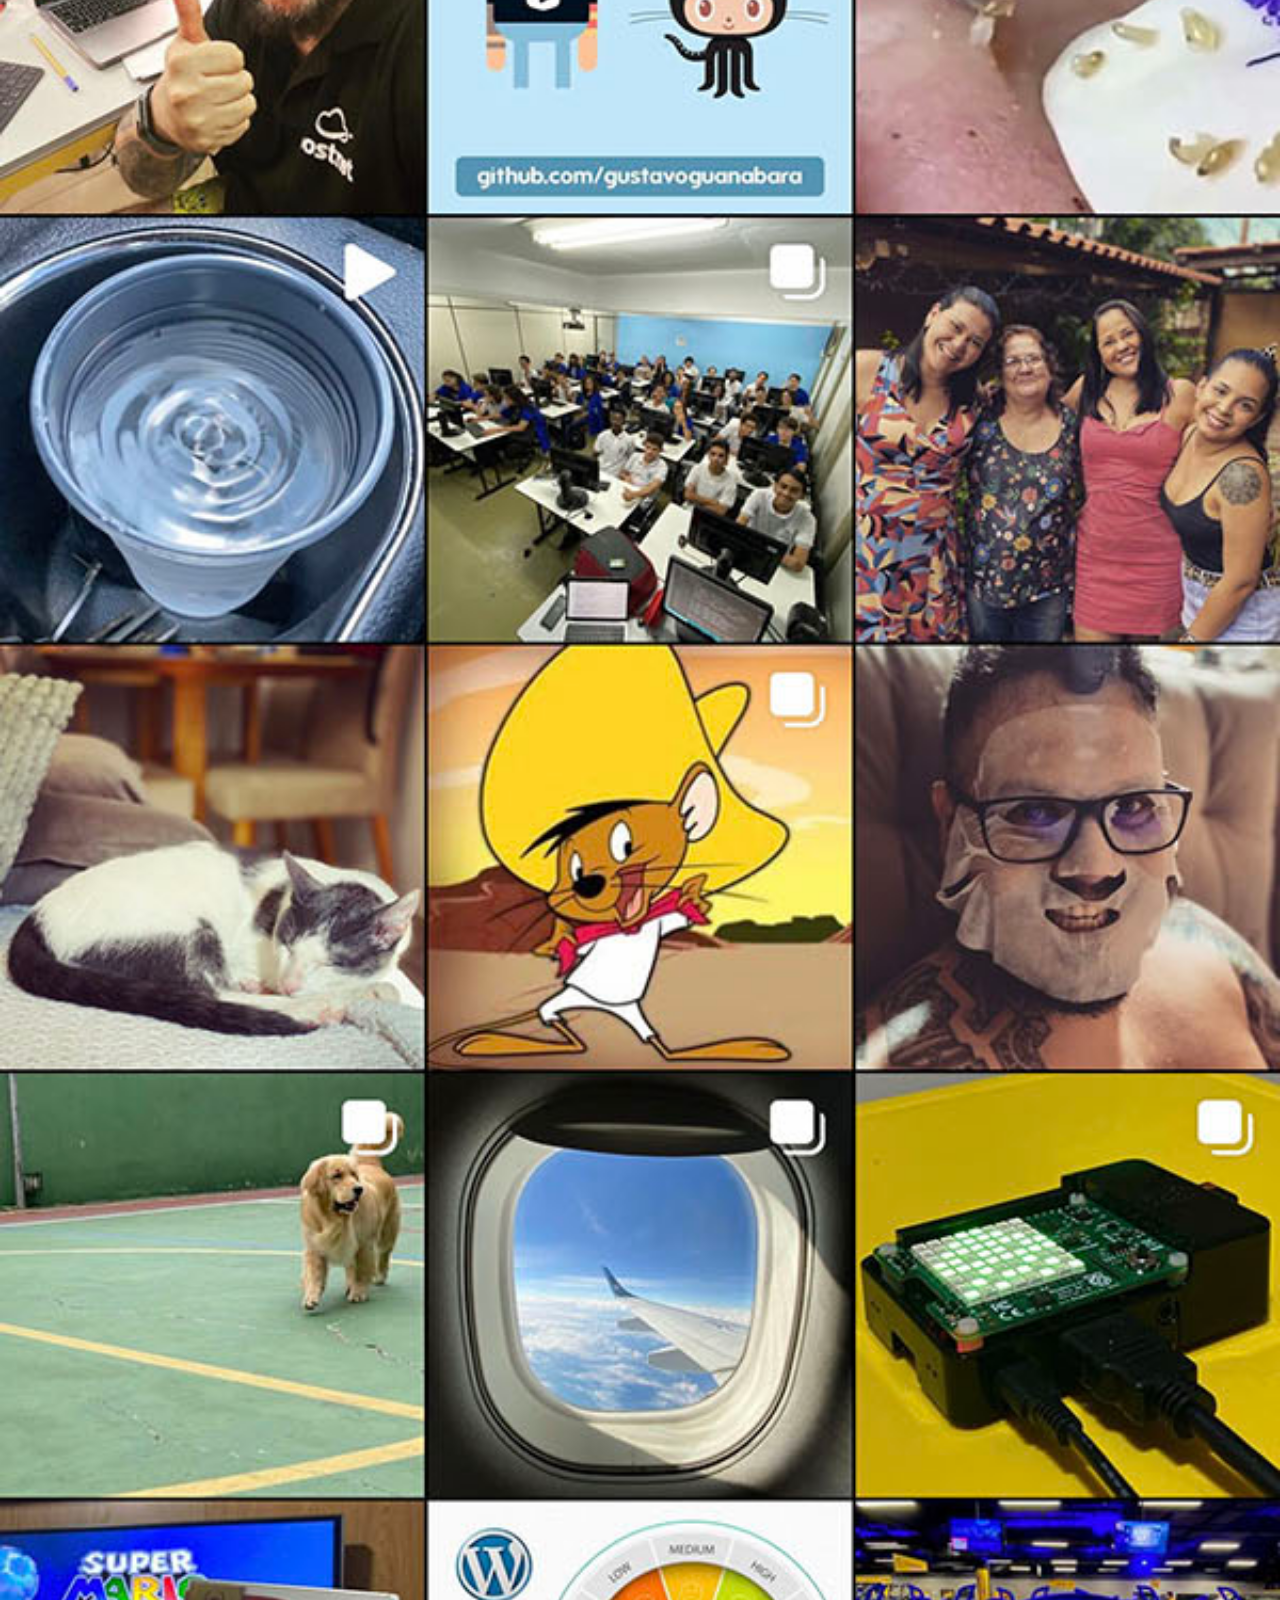
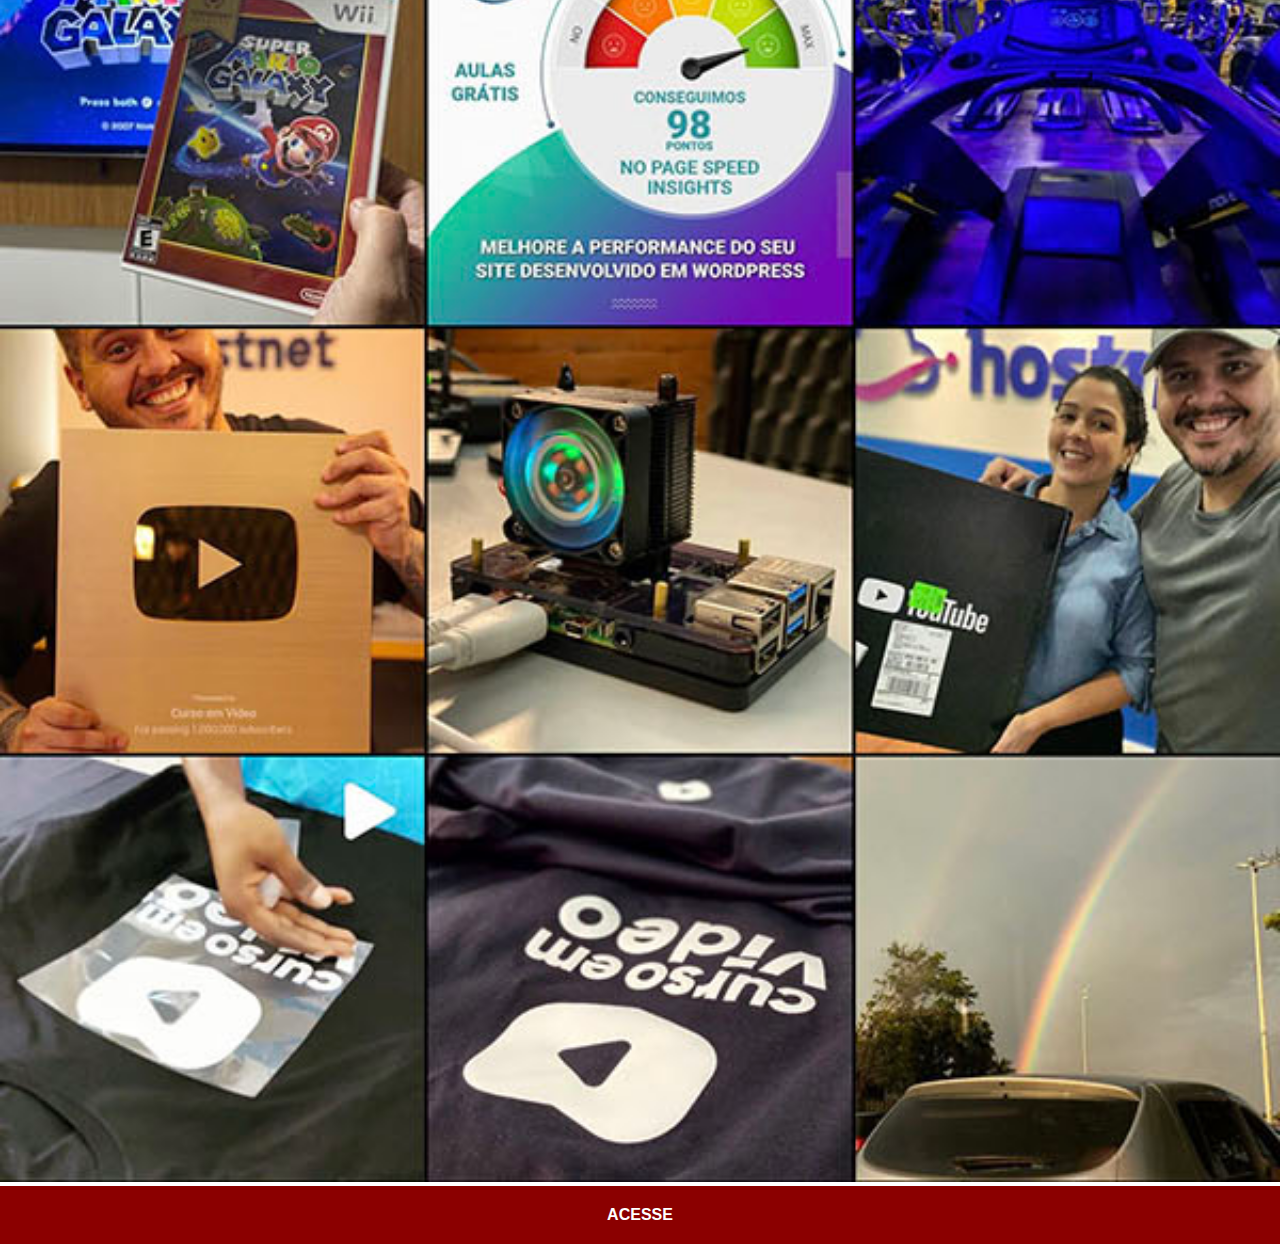
<file: instagram.html>
<!DOCTYPE html>
<html lang="pt-br">
<head>
    <meta charset="UTF-8">
    <meta name="viewport" content="width=device-width, initial-scale=1.0">
    <title>Instagram</title>
    <link rel="stylesheet" href="estilos/social.css">
</head>
<body>
    <img src="imagens/tela-instagram.jpg" alt="Instagram">
    <a href="https://www.instagram.com/gustavoguanabara/" target="_blank">ACESSE</a>
</body>
</html>
</file>
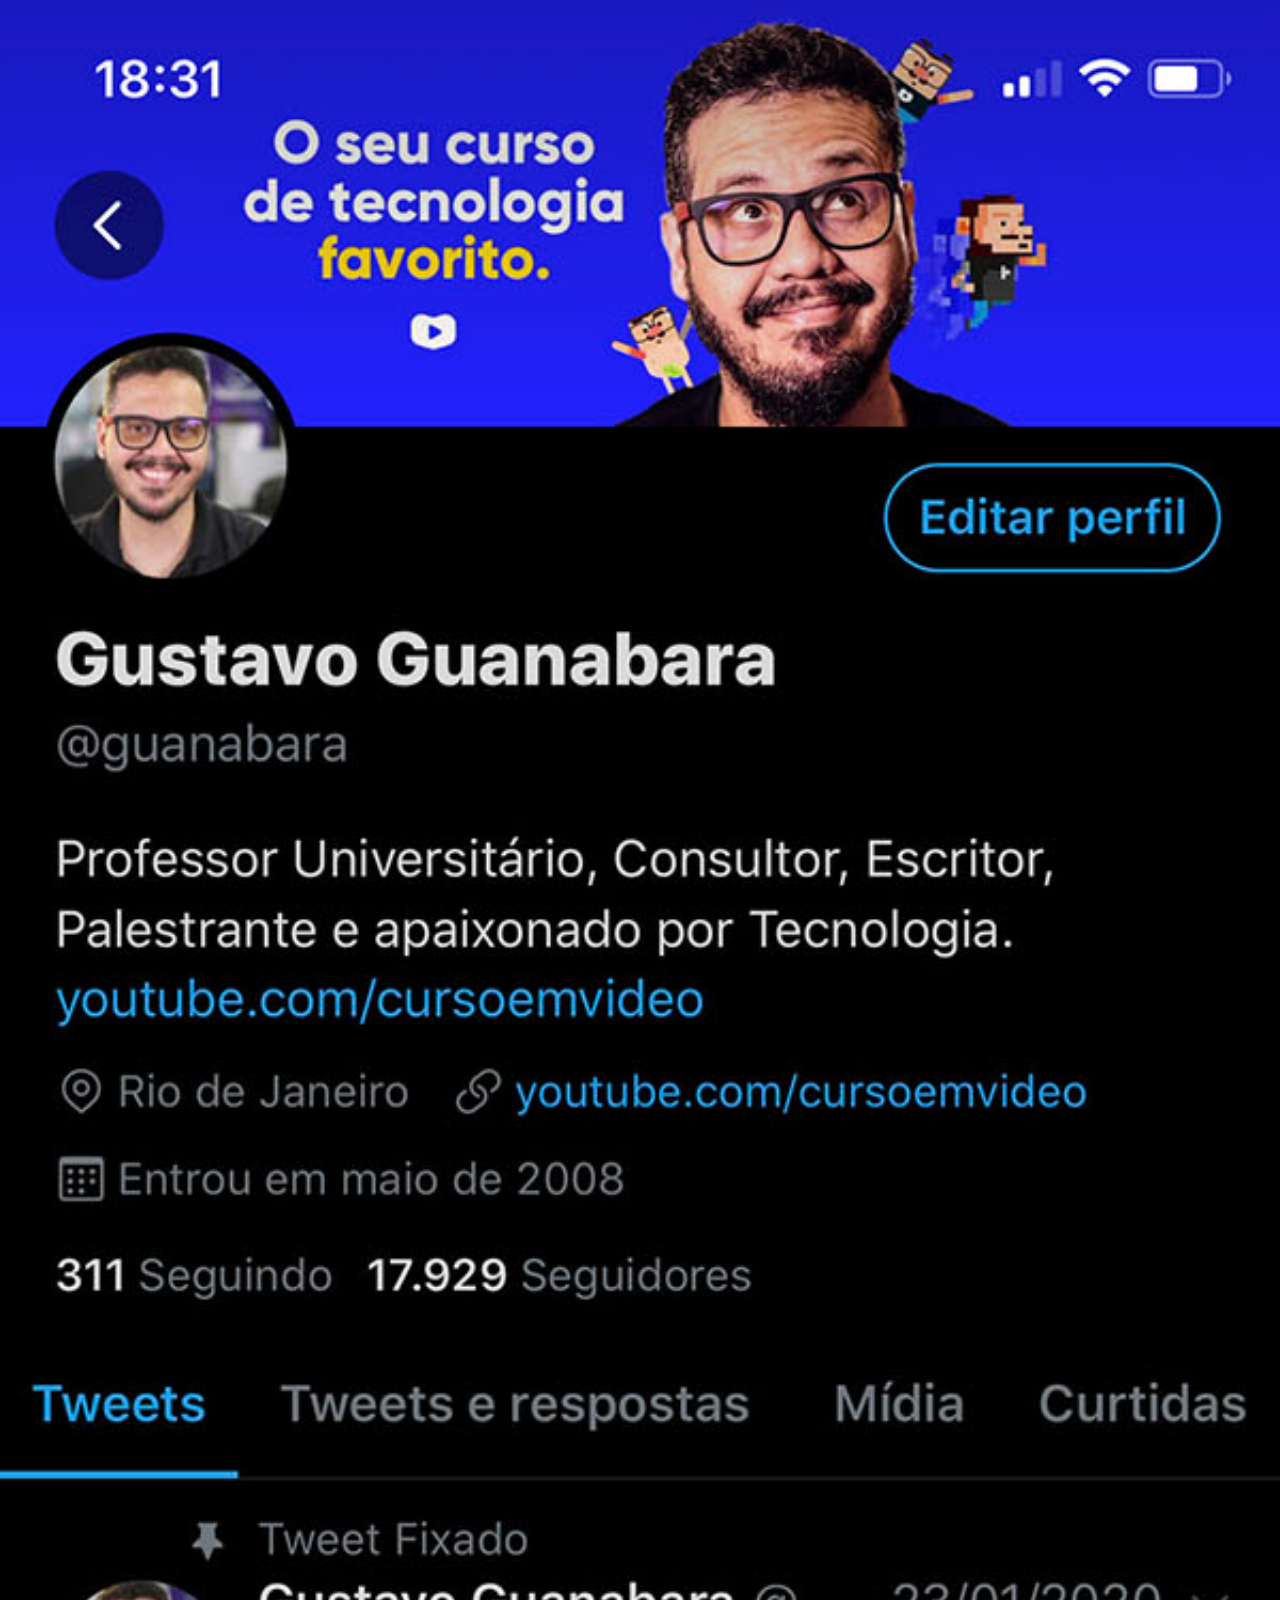
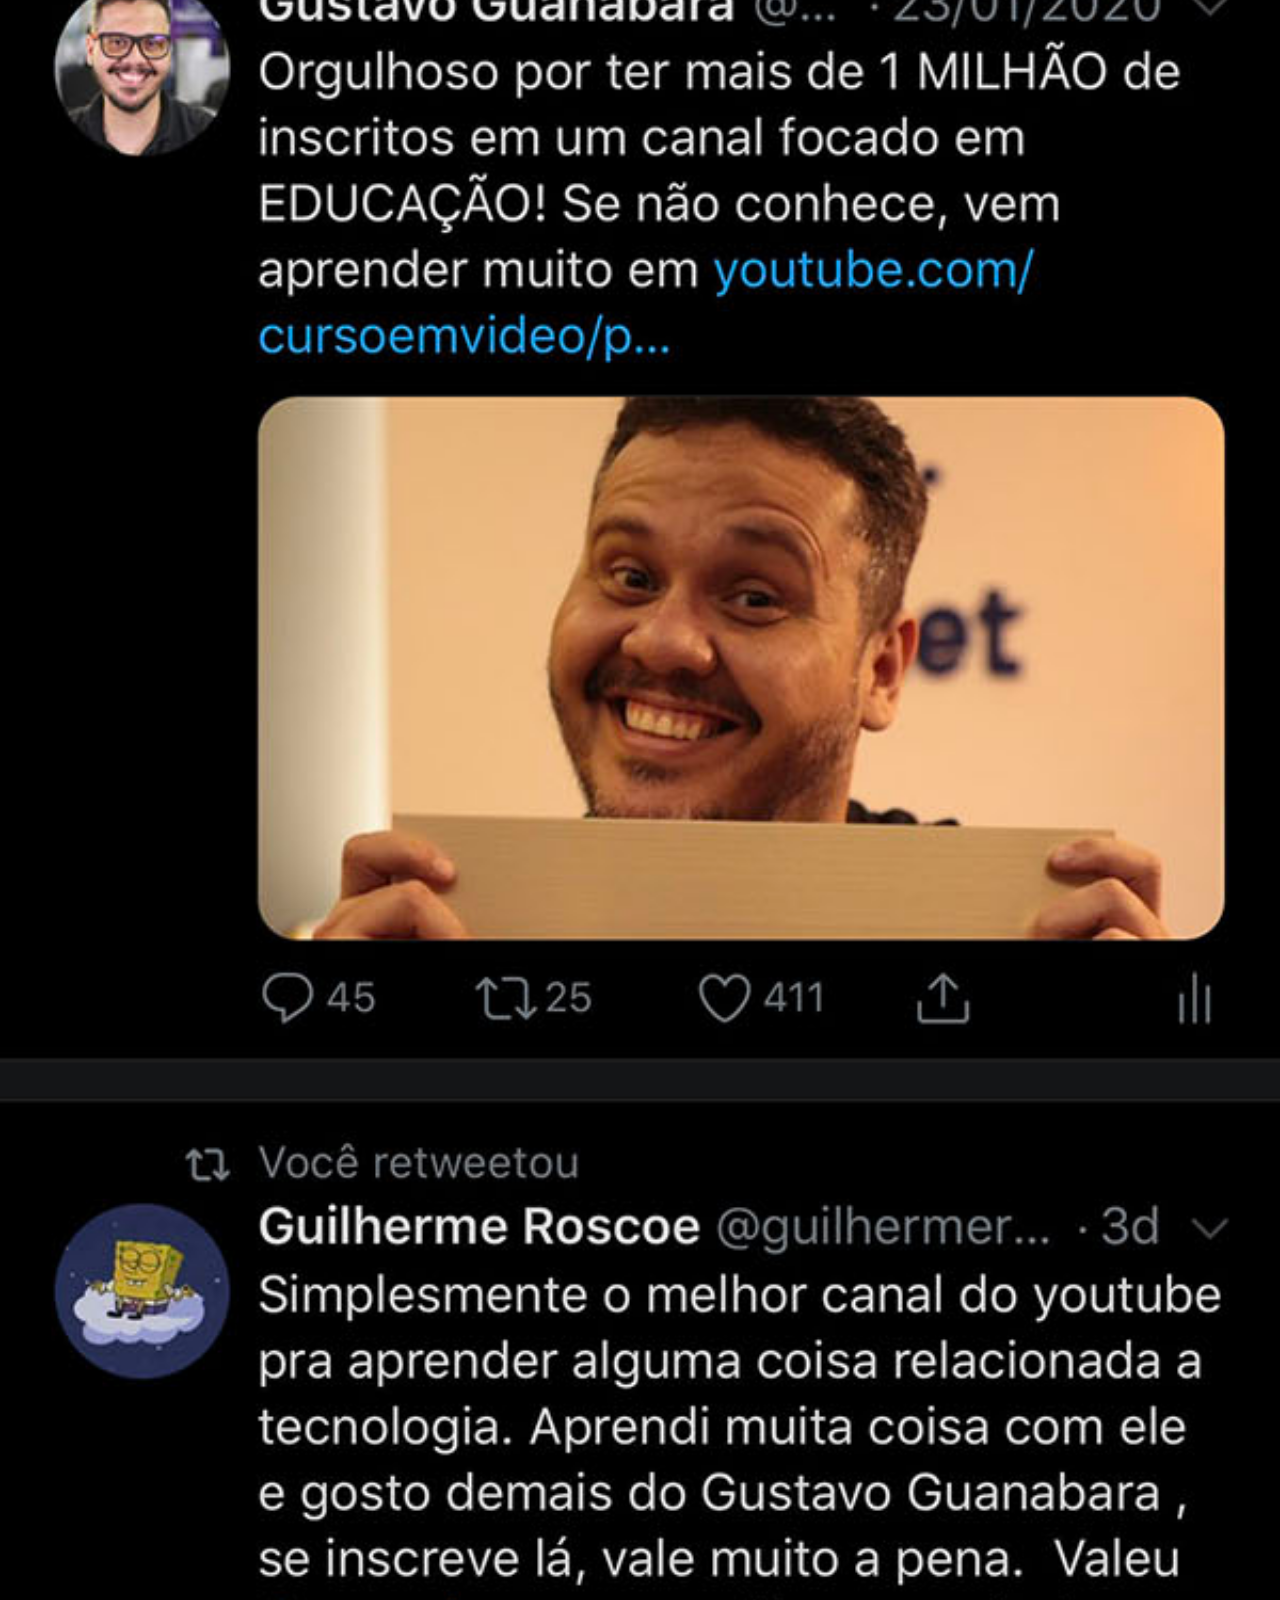
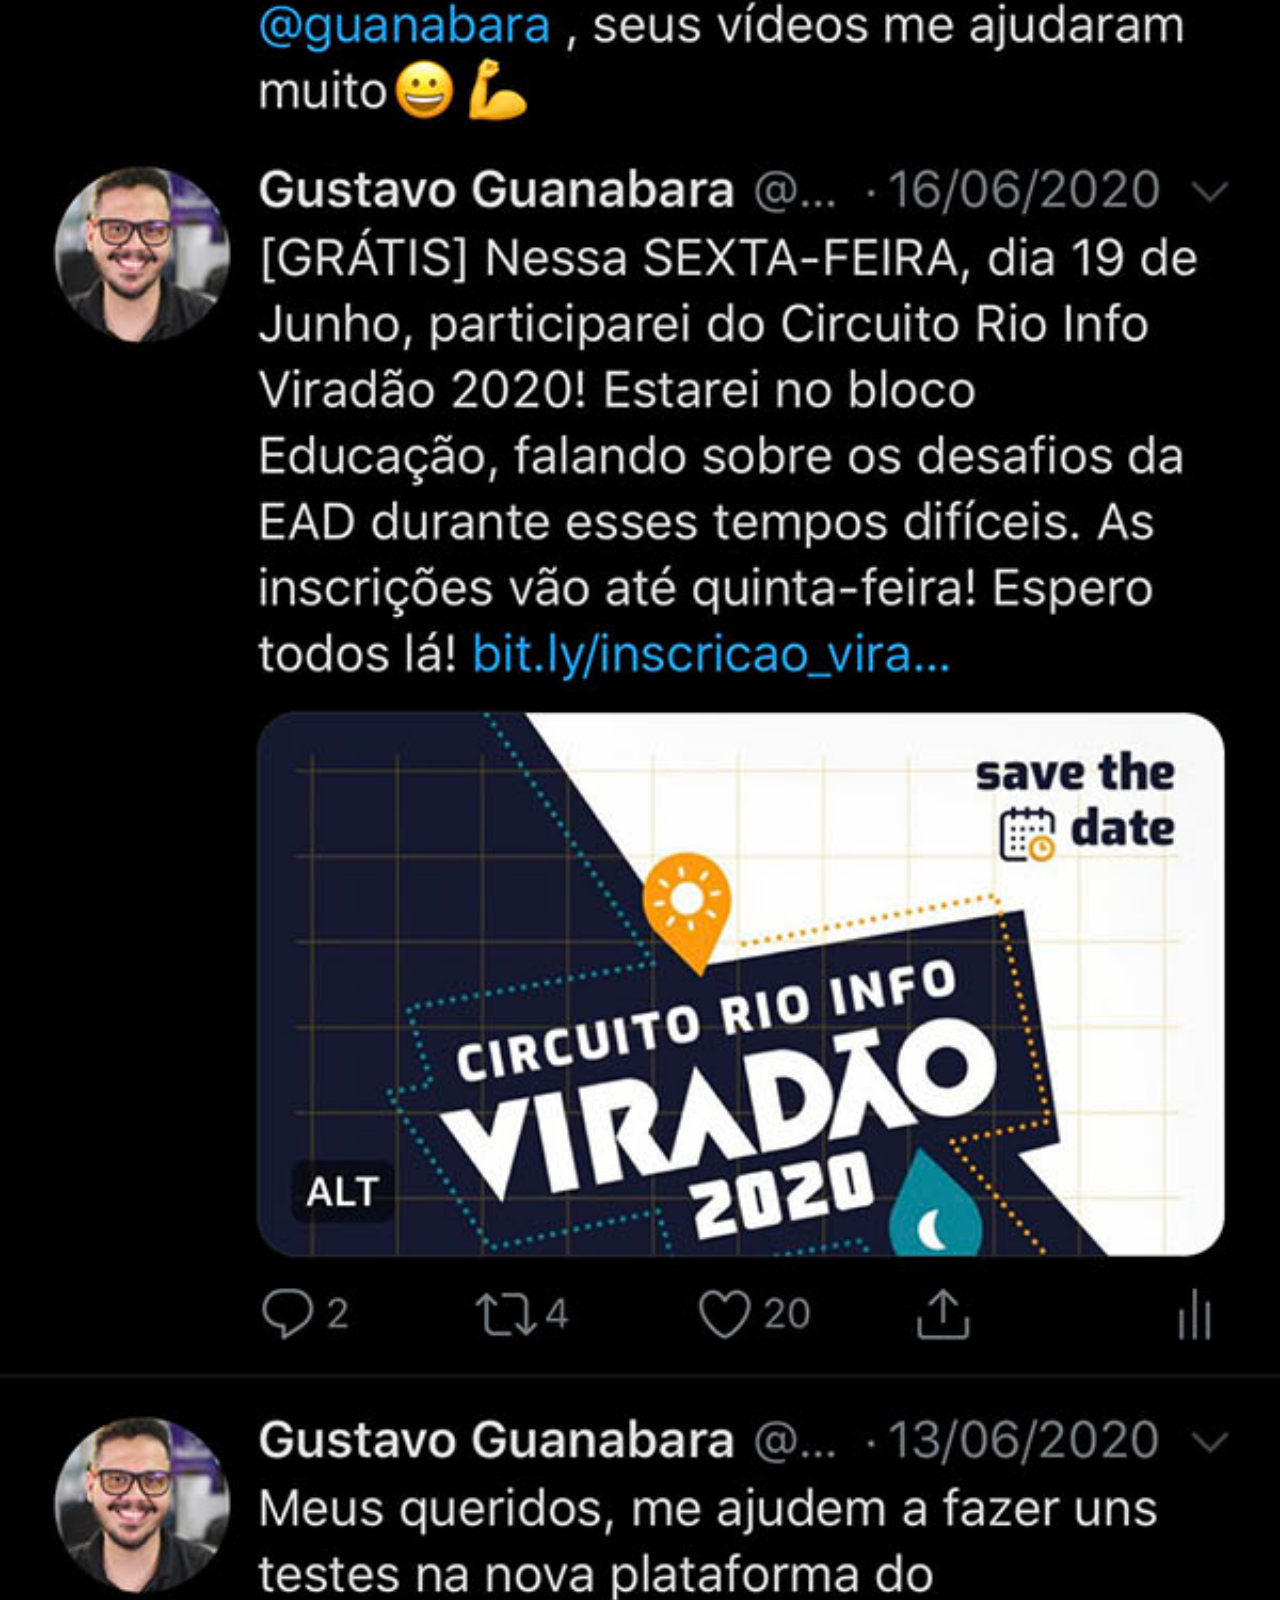
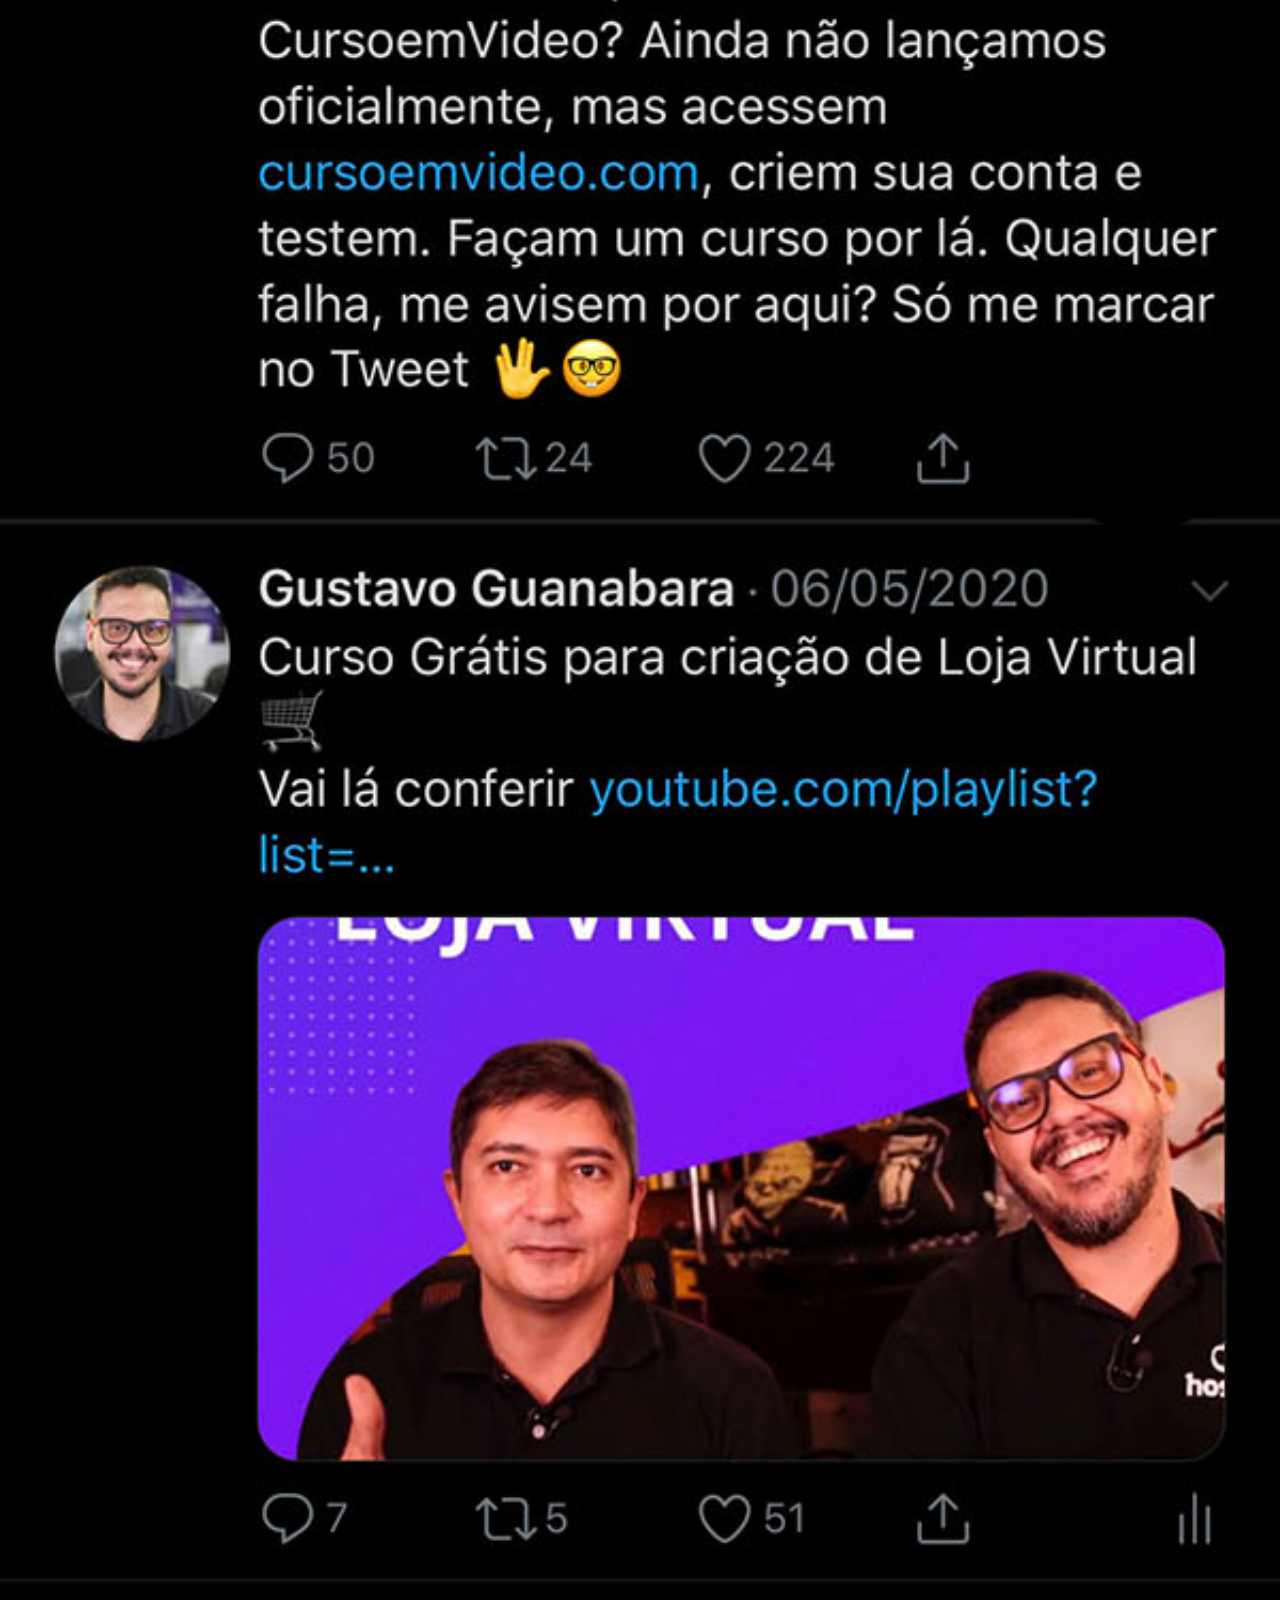
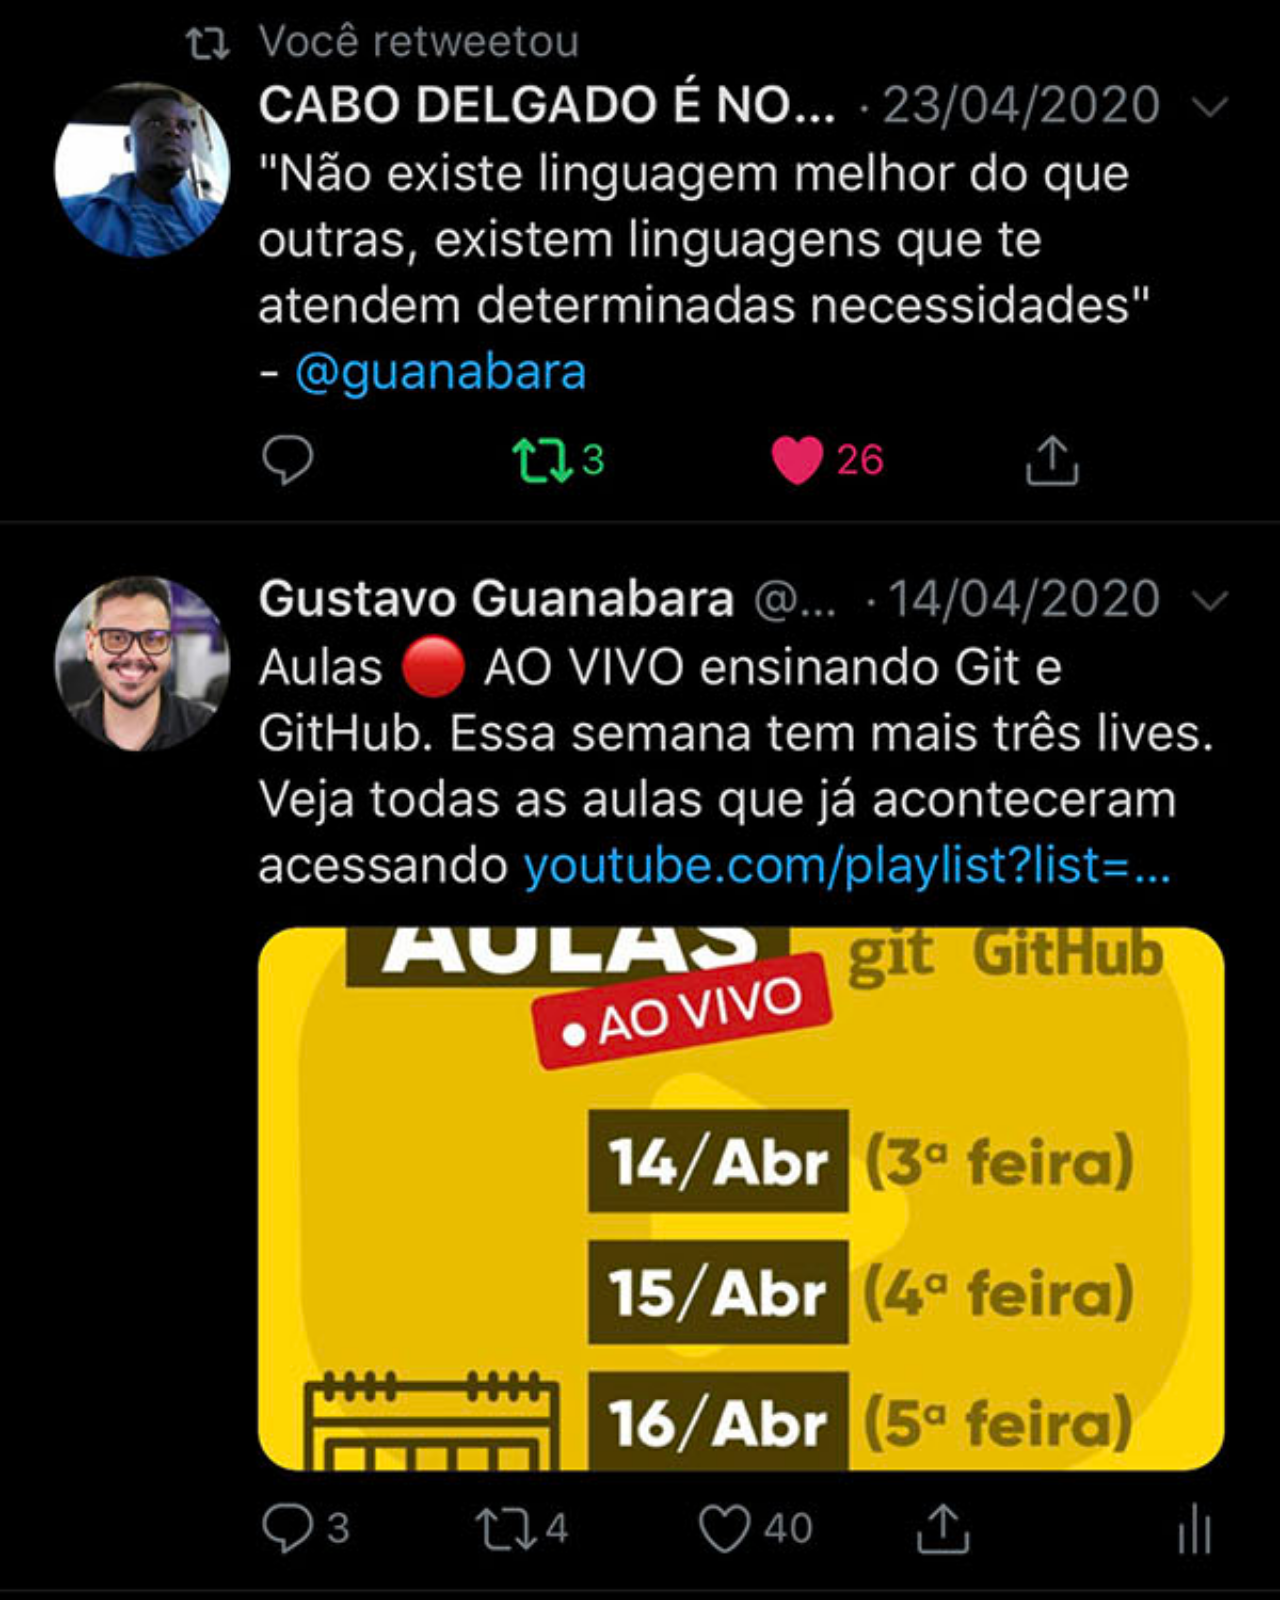
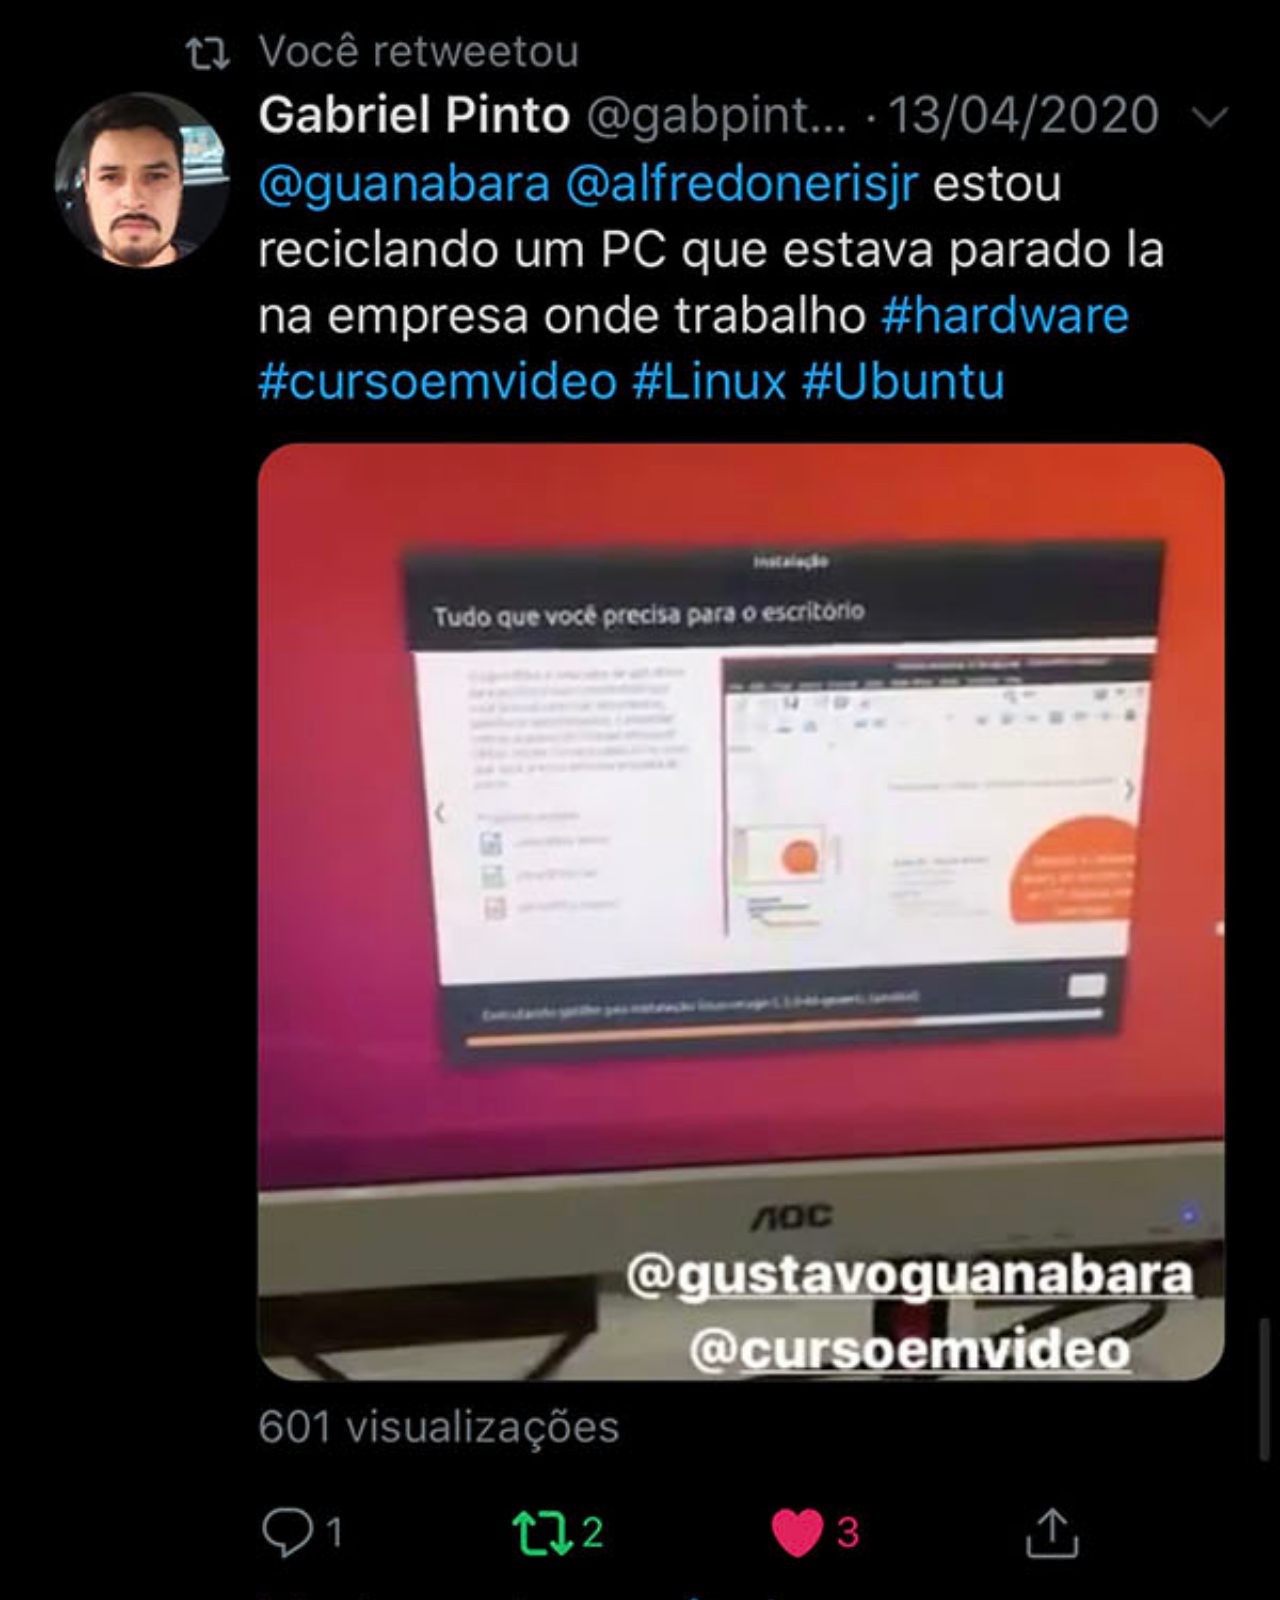
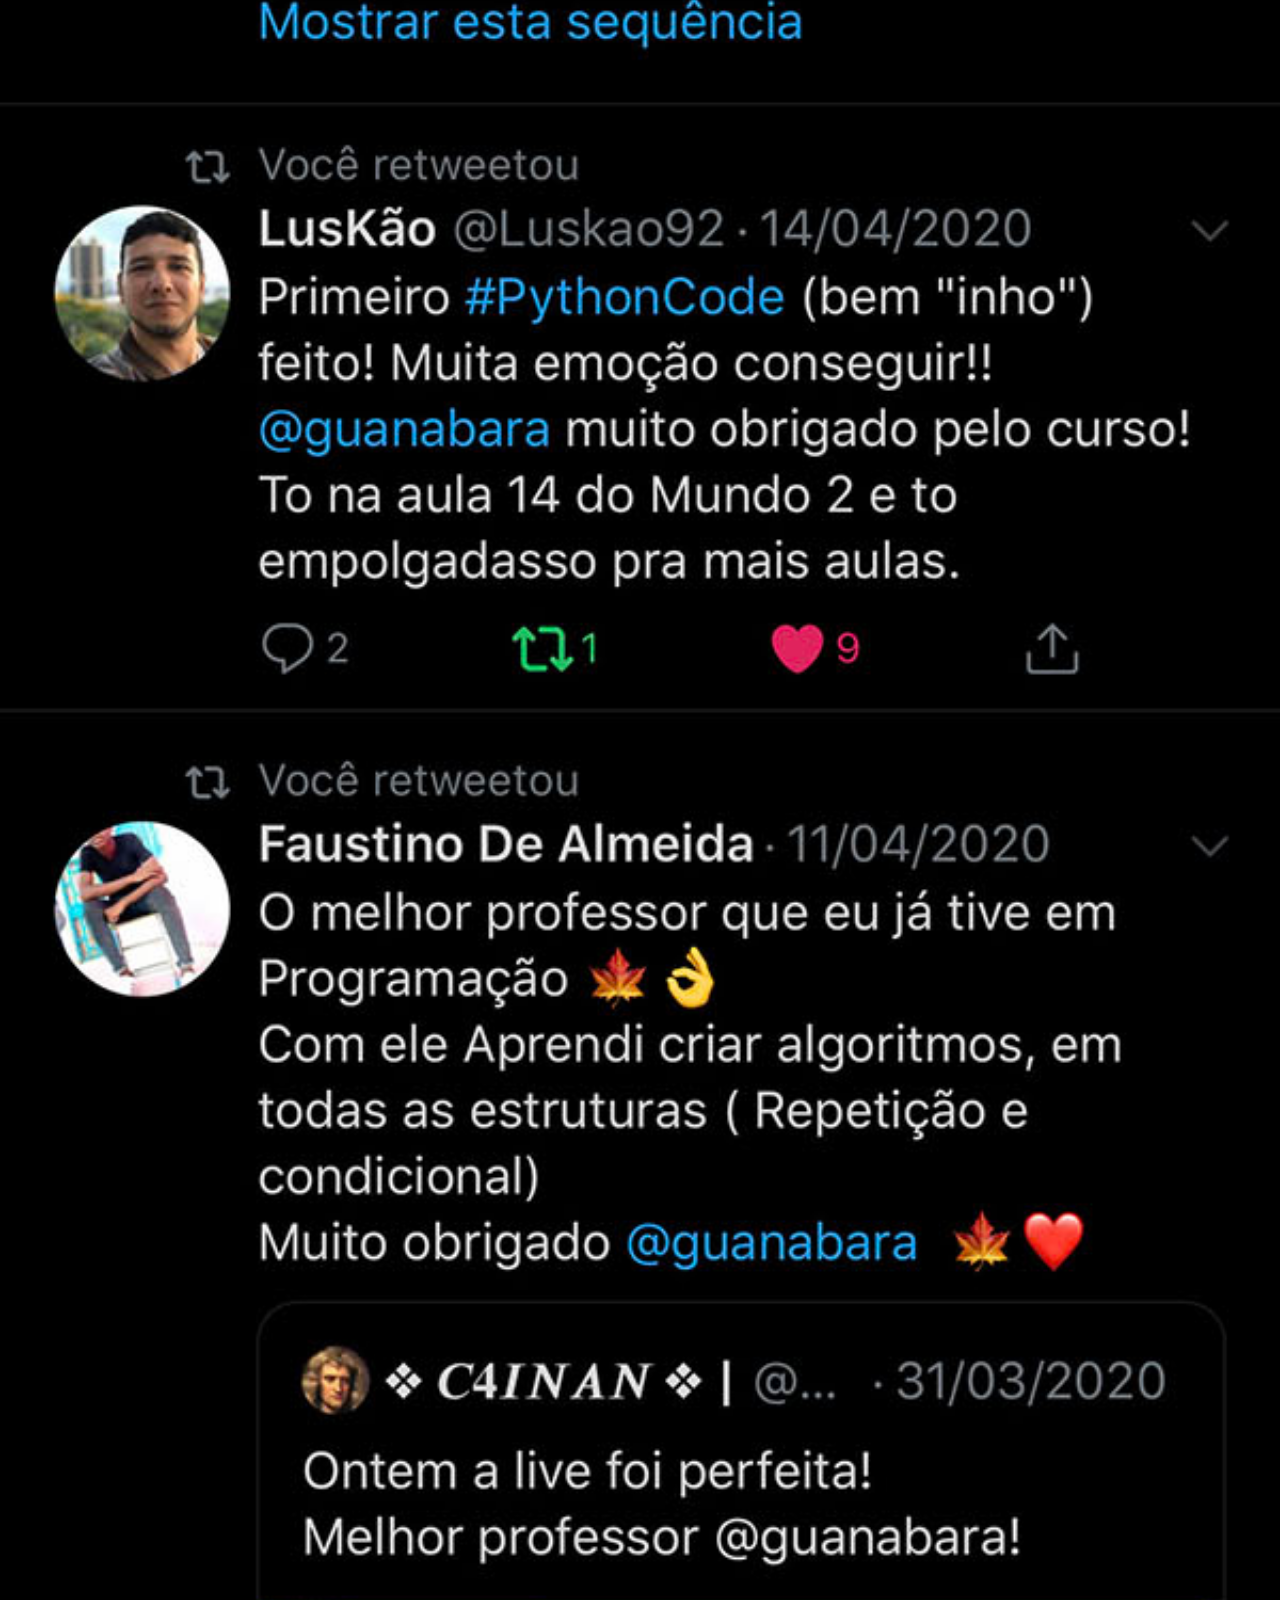
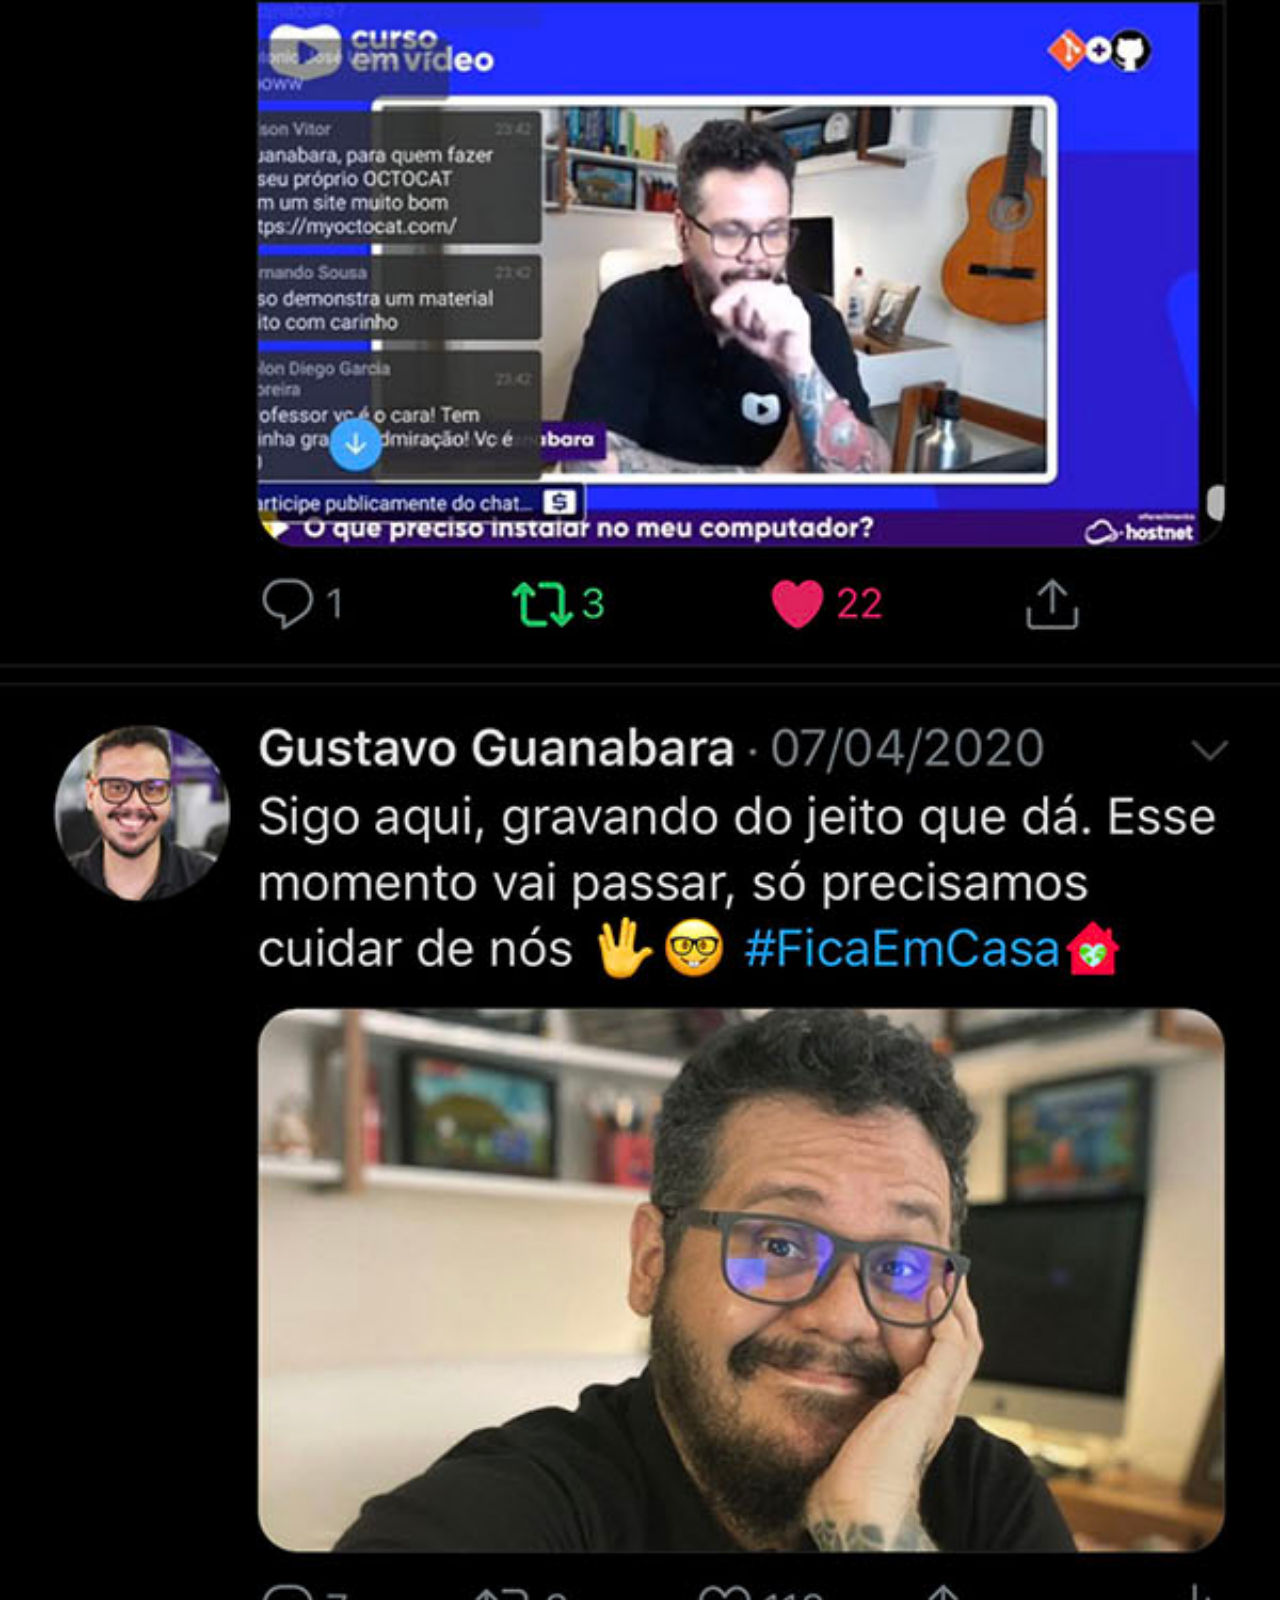
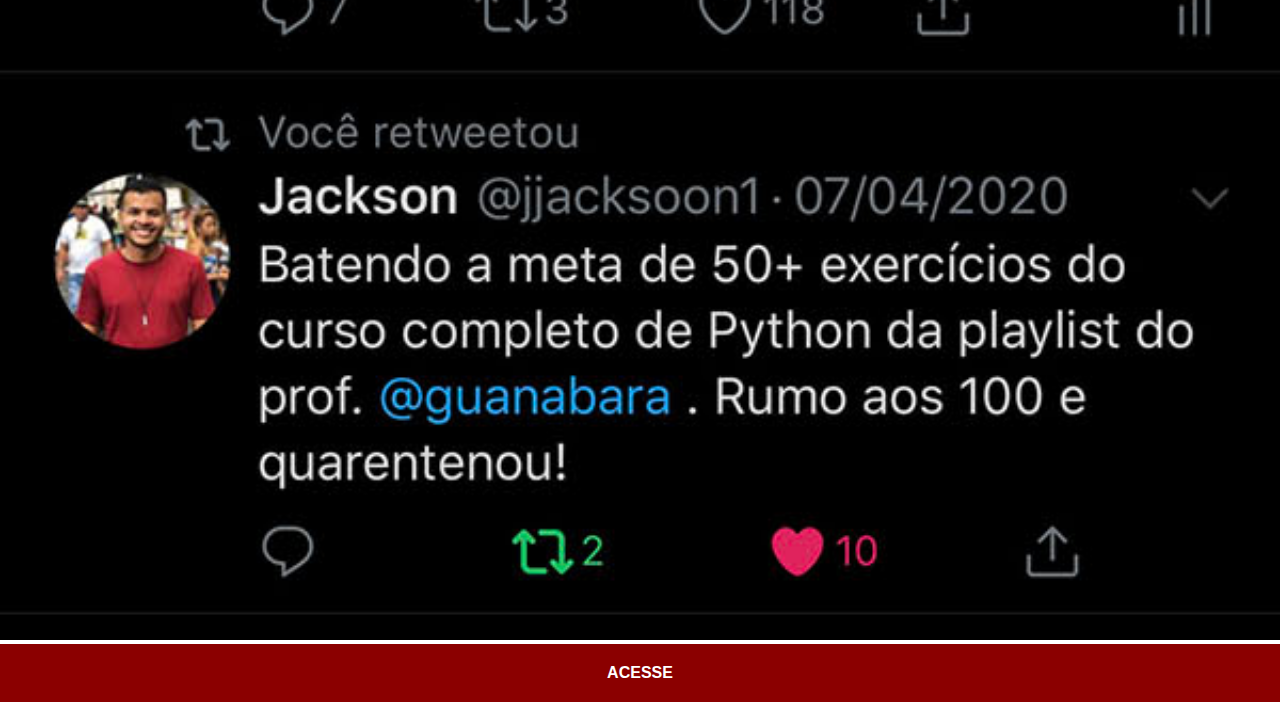
<file: twitter.html>
<!DOCTYPE html>
<html lang="pt-br">
<head>
    <meta charset="UTF-8">
    <meta name="viewport" content="width=device-width, initial-scale=1.0">
    <title>Twitter</title>
    <link rel="stylesheet" href="estilos/social.css">
</head>
<body>
    <img src="imagens/tela-twitter.jpg" alt="Twitter">
    <a href="https://www.instagram.com/gustavoguanabara/" target="_blank">ACESSE</a>
</body>
</html>
</file>
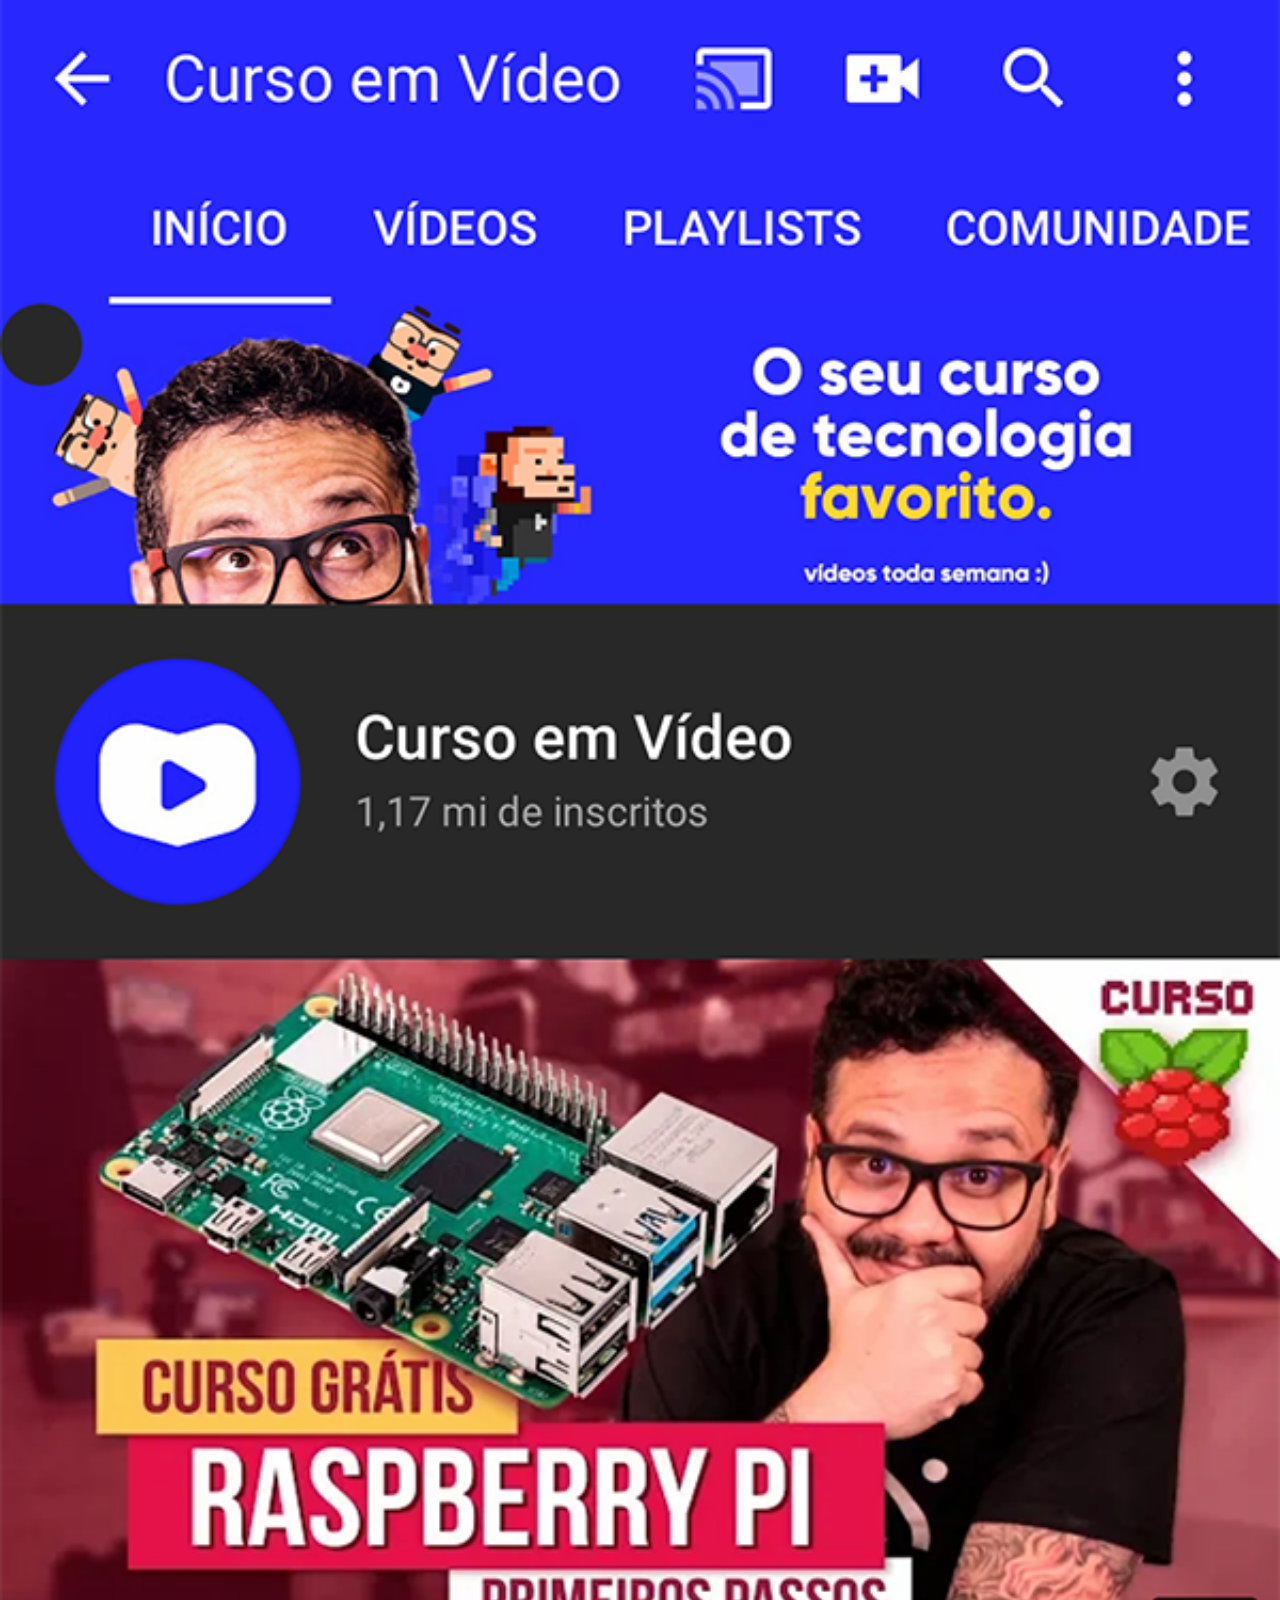
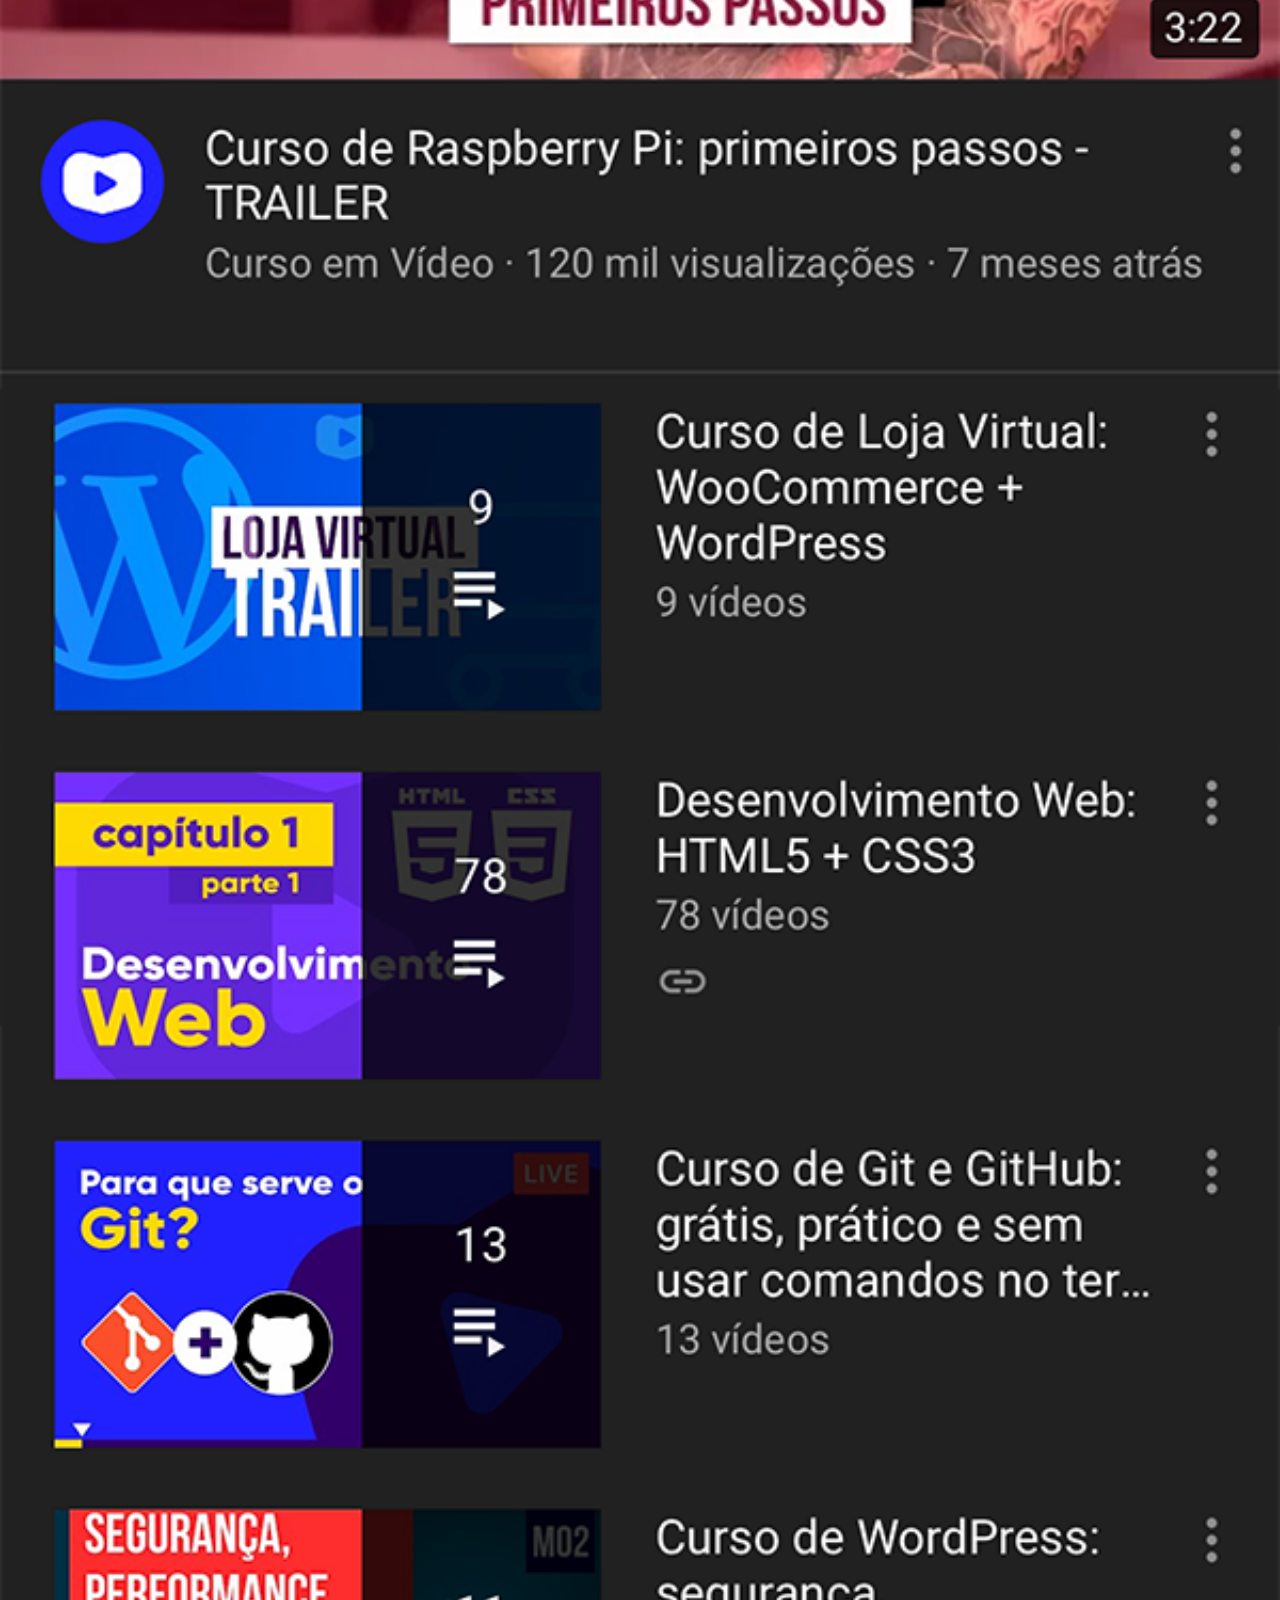
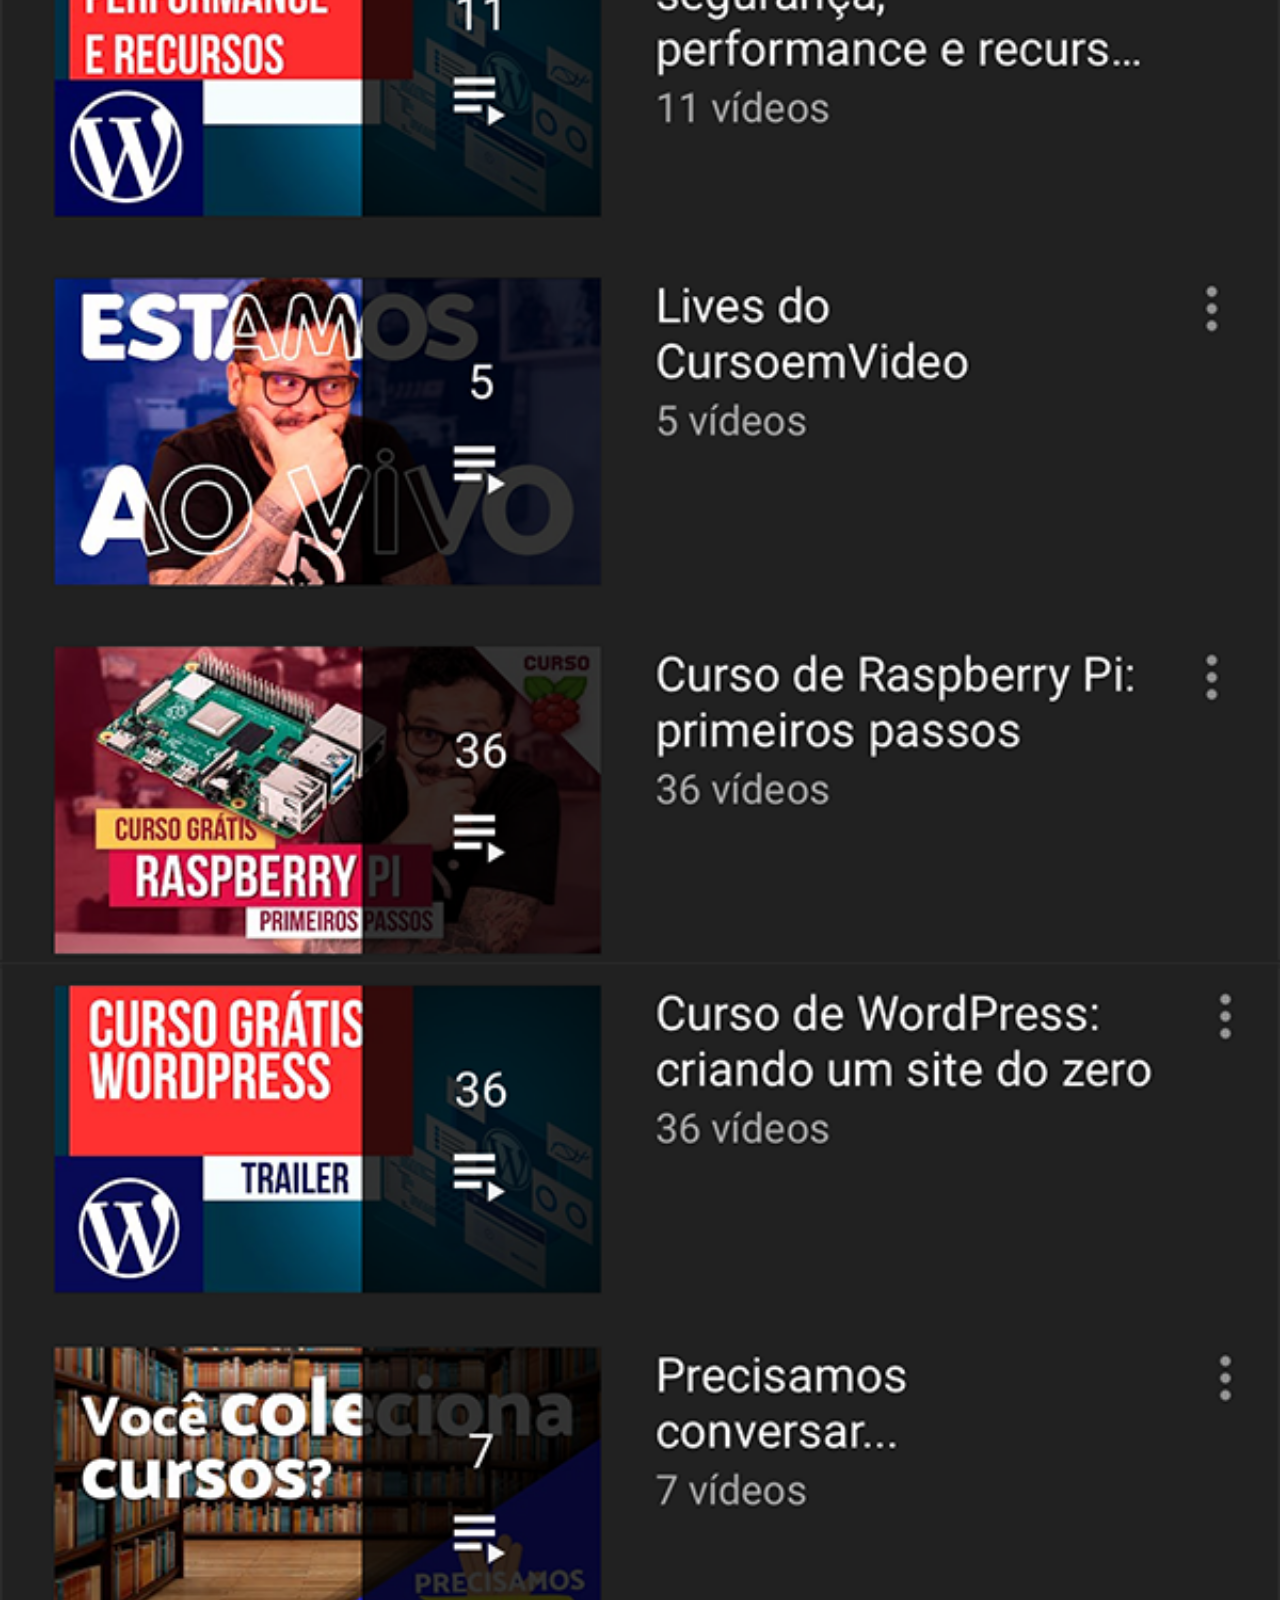
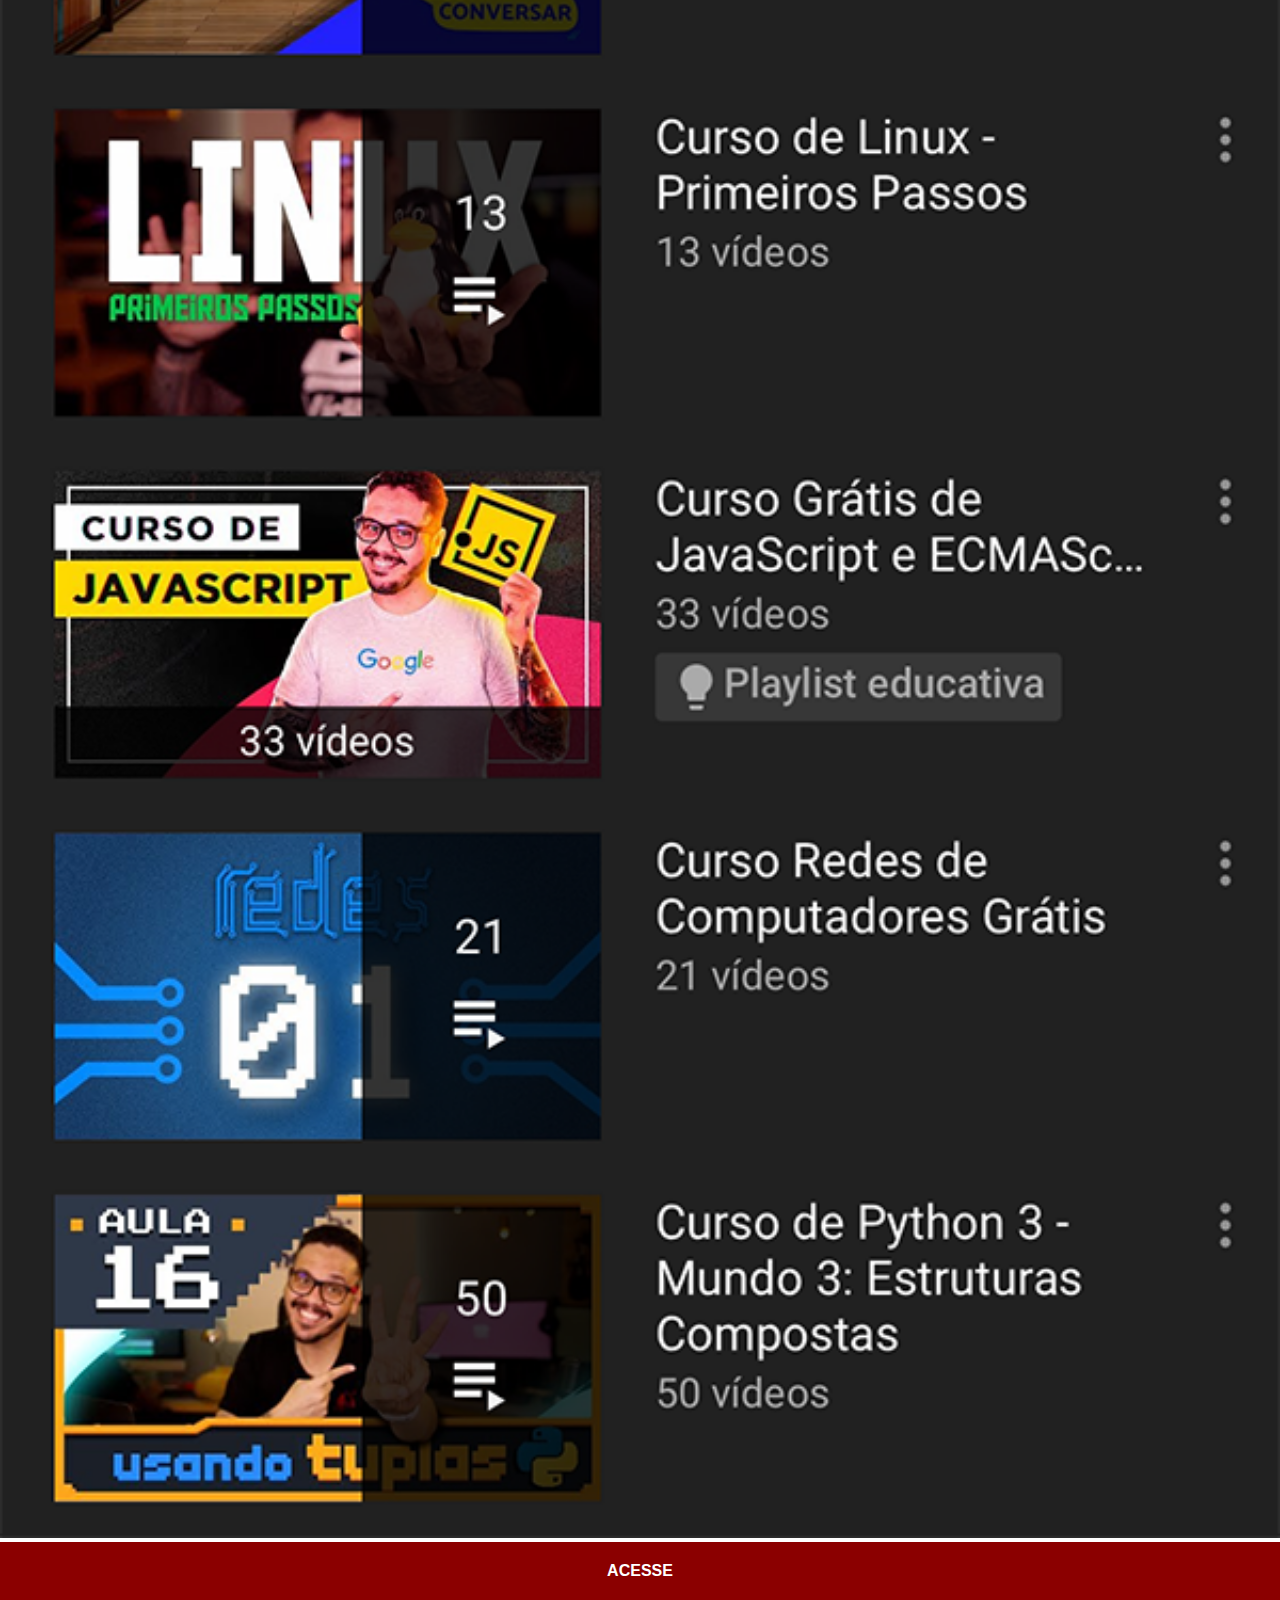
<file: youtube.html>
<!DOCTYPE html>
<html lang="pt-br">
<head>
    <meta charset="UTF-8">
    <meta name="viewport" content="width=device-width, initial-scale=1.0">
    <title>Youtube</title>
    <link rel="stylesheet" href="estilos/social.css">
</head>
<body>
    <img src="imagens/tela-youtube.png" alt="Youtube">
    <a href="https://www.youtube.com/@CursoemVideo" target="_blank">ACESSE</a>
</body>
</html>
</file>
<file: estilos/style.css>
@charset "UTF-8";

* {
    margin: 0px;
    padding: 0px;
    font-family: Arial, Helvetica, sans-serif;
}

html, body {
    height: 100vh;
    width: 100vw;
}
body{
    background: url('../imagens/fundo-madeira.jpg') no-repeat top center;
    background-size: cover;
    background-attachment: fixed;
}
main {
    position: relative;
    height: 100vh;
    
    
}
section#telefone {
    position: absolute;
    top: 50%;
    left: 50%;
    transform: translate(-50%, -50%);

    height: 627px;  
    width: 311px;
    background: url('../imagens/frame-iphone.png') no-repeat; 
    
} 
iframe#tela {
    position: relative;
    top: 80px;
    left: 22px;
    width: 267px;
    height: 471px;

}
section#redes-sociais {
    text-align: right;

}
section#redes-sociais img {
    width: 50px;
    margin: 10px;
    border-radius: 50%;
    box-shadow: 2px 2px 5px rgba(0, 0, 0, 0.281);
    box-sizing: border-box;
}
section#redes-sociais img:hover {
    border: 2px solid  rgba(216, 208, 208, 0.63);
    transform: translate(-3px, -3px);
    box-shadow: 5px 5px 10px rgba(0, 0, 0, 0.63) ;
    transition: transform 0.5s;
}
</file>
<file: estilos/social.css>
@charset "UTF-8";

*{
    padding: 0px;
    margin: 0px;
    font-family: Arial, Helvetica, sans-serif;
}

::-webkit-scrollbar{
    width: 0px;
    height: 0px;
}


img {
    width: 100vw;

}
a {
    display: block;
    background-color: darkred;
    color: white;
    padding: 20px;
    text-align: center;
    font-weight: bolder;
    text-decoration: none;

}
a:hover {
    background-color: red;
}
</file>
